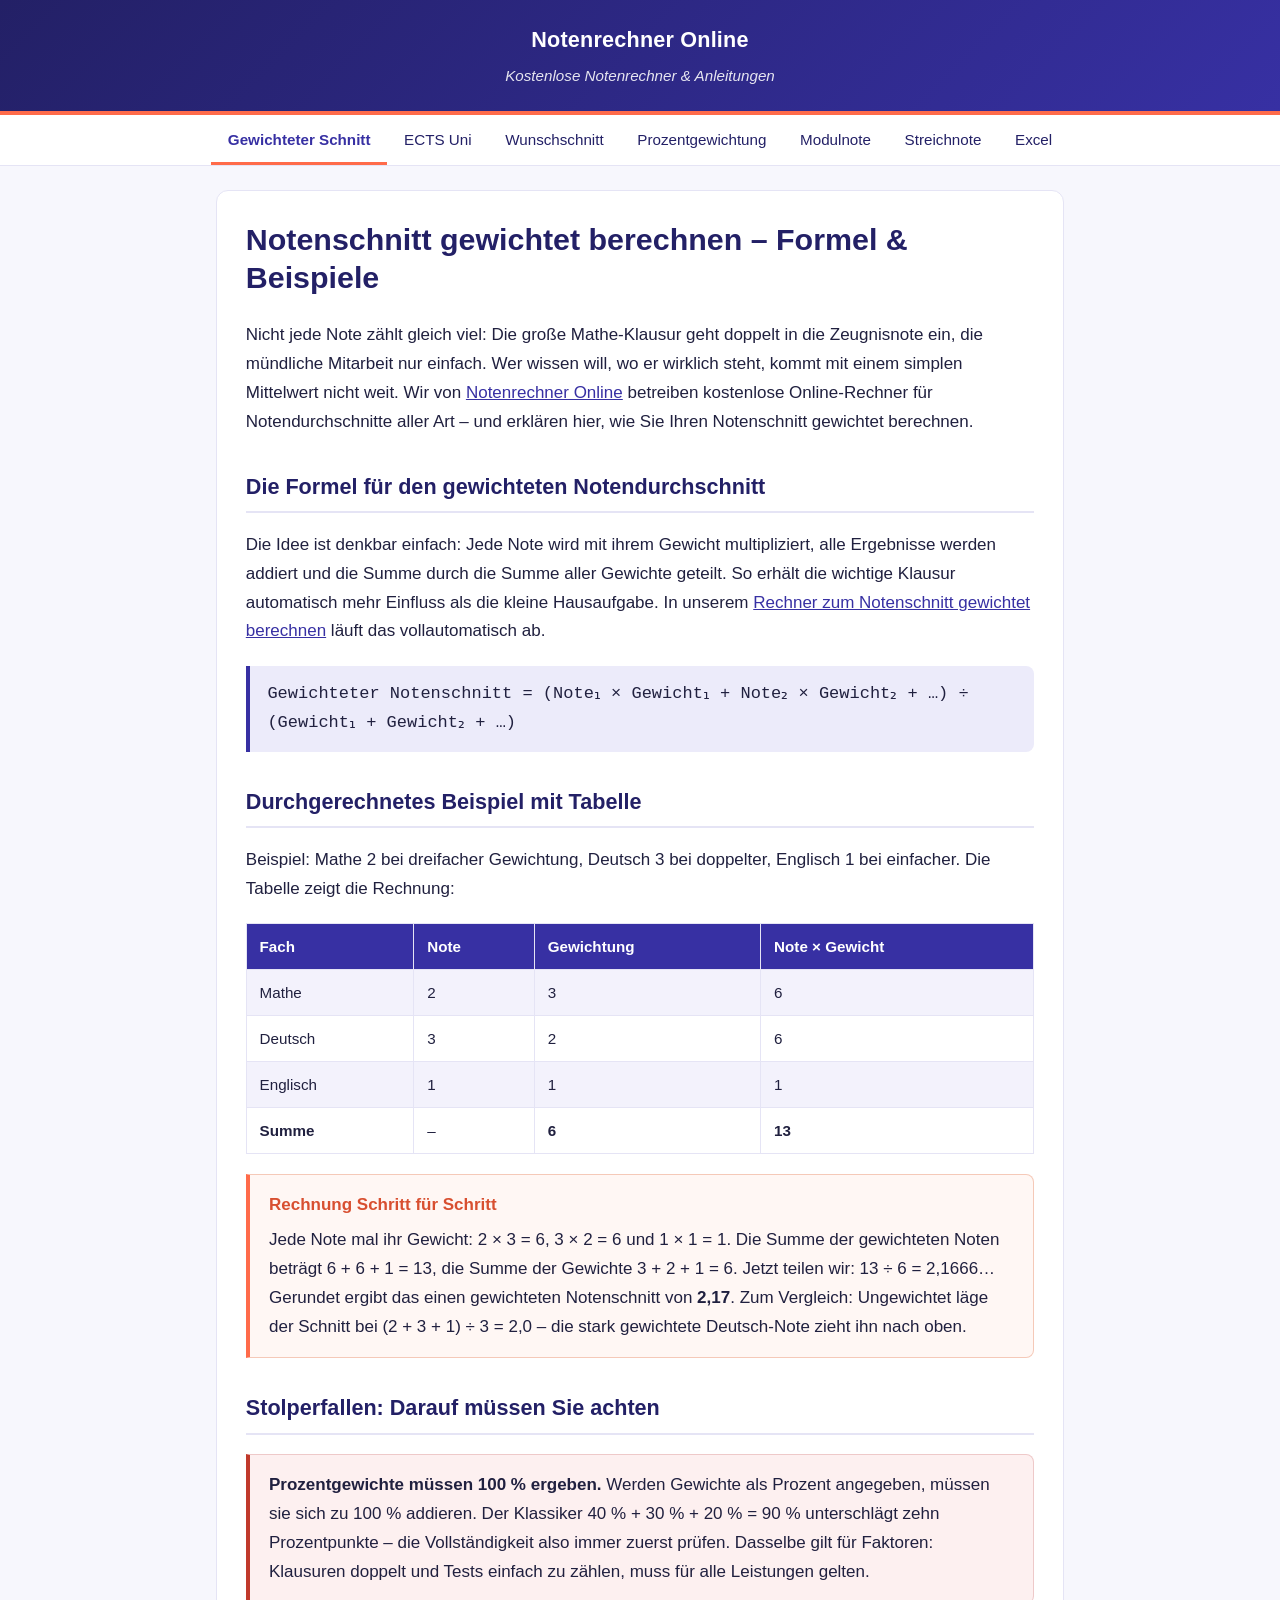
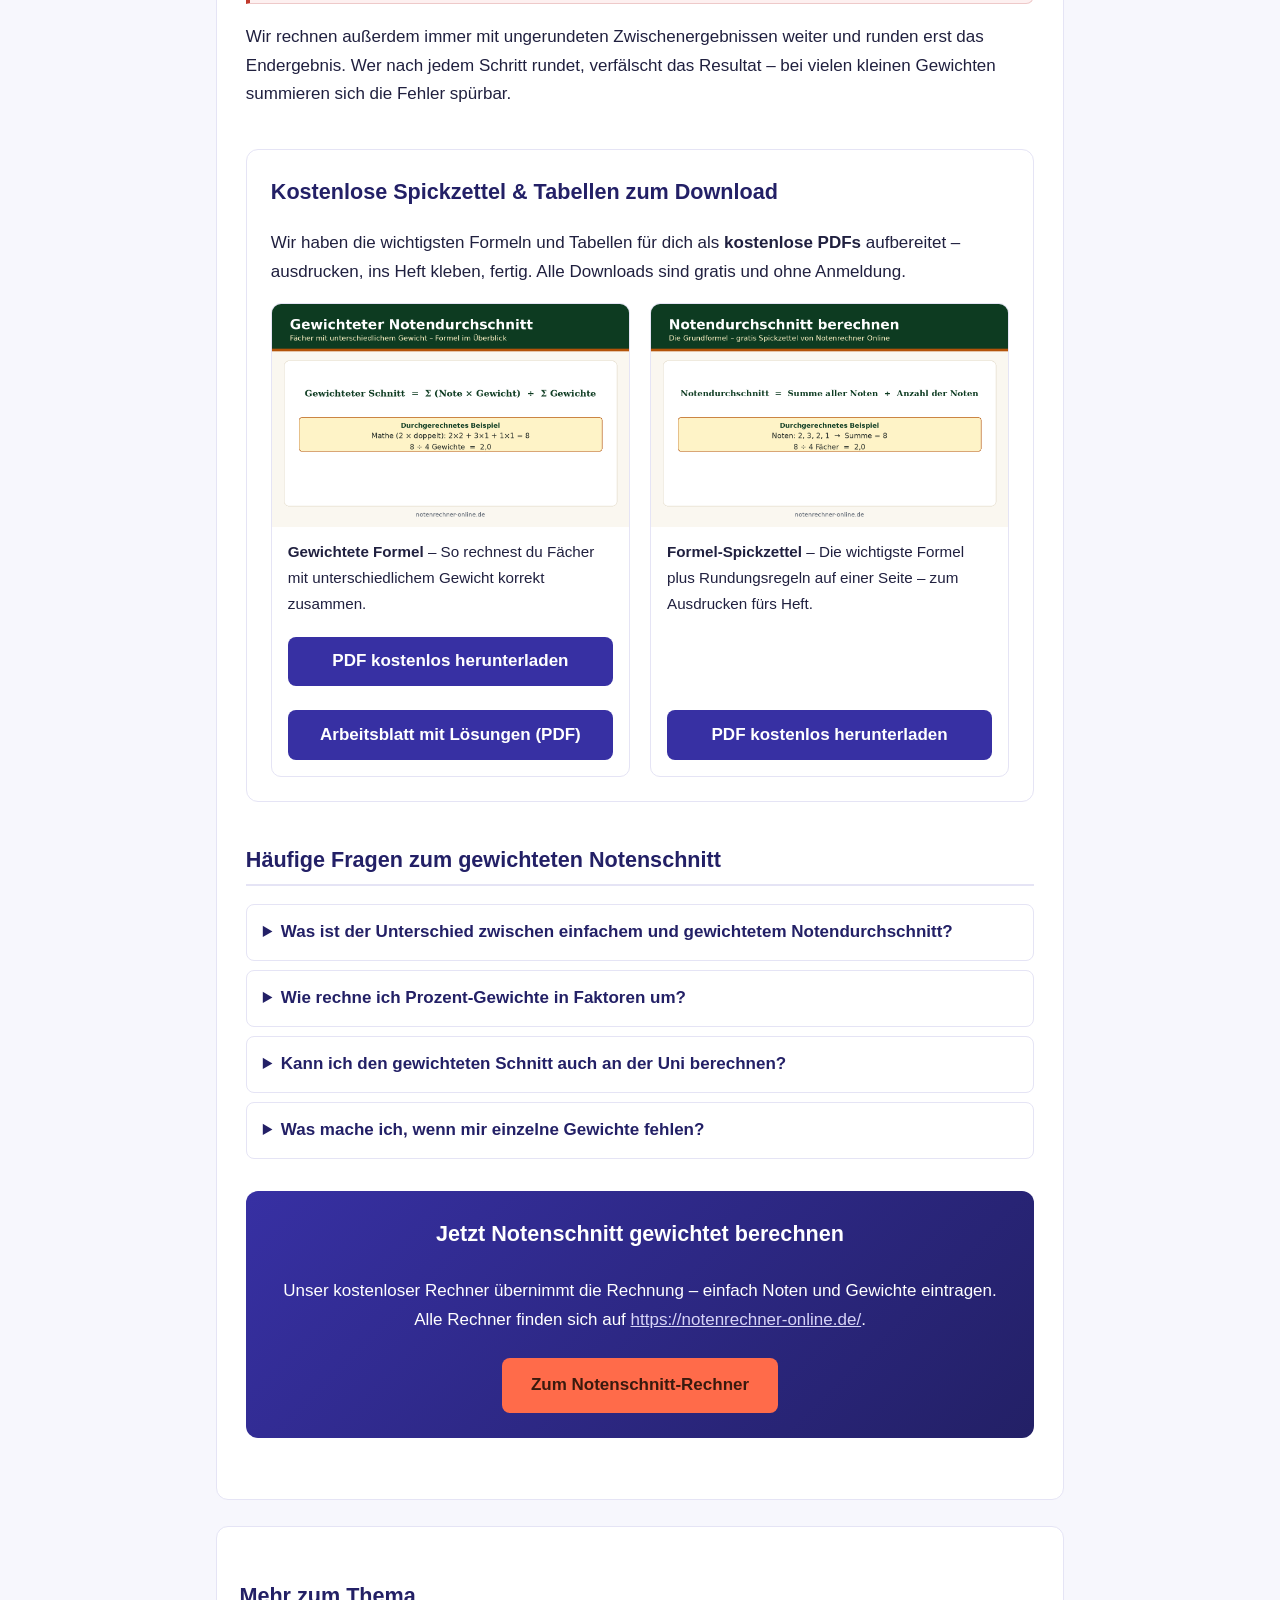
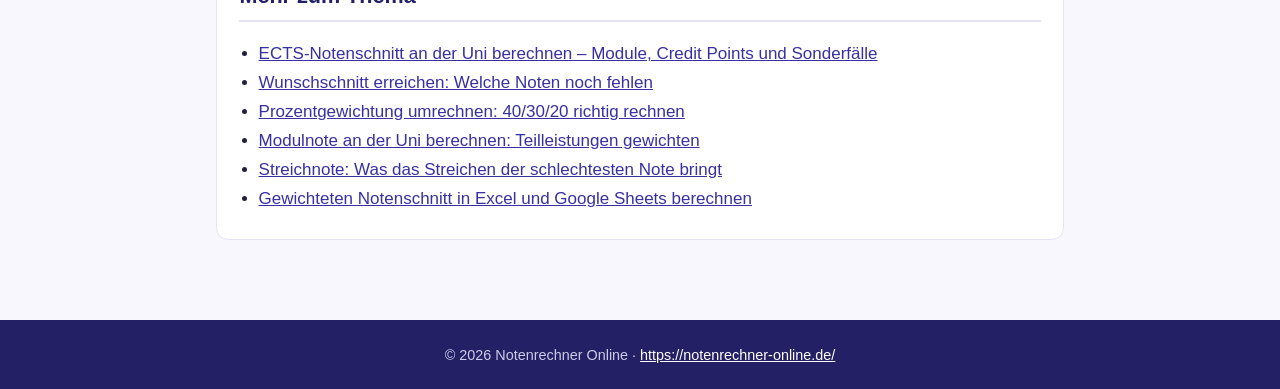
<file: index.html>
<!DOCTYPE html>
<html lang="de">
<head>
<meta charset="UTF-8">
<meta name="viewport" content="width=device-width, initial-scale=1.0">
<title>Notenschnitt gewichtet berechnen – Formel &amp; Beispiele</title>
<meta name="description" content="Notenschnitt gewichtet berechnen: Formel, Beispiel mit Rechnung und Stolperfallen. Wir zeigen, wie Gewichtung funktioniert – von Notenrechner Online.">
<link rel="stylesheet" href="style.css">
</head>
<body>
<header class="site">
  <div class="brand">Notenrechner Online</div>
  <div class="tagline">Kostenlose Notenrechner &amp; Anleitungen</div>
</header>
<nav class="top">
  <ul>
    <li><a href="index.html" class="active">Gewichteter Schnitt</a></li>
    <li><a href="ects-notenschnitt-uni.html">ECTS Uni</a></li>
    <li><a href="wunschschnitt-erreichen.html">Wunschschnitt</a></li>
    <li><a href="prozent-gewichtung-umrechnen.html">Prozentgewichtung</a></li>
    <li><a href="modulnote-berechnen.html">Modulnote</a></li>
    <li><a href="streichnote-effekt.html">Streichnote</a></li>
    <li><a href="schnitt-in-excel.html">Excel</a></li>
  </ul>
</nav>
<main>
<article class="card">
<h1>Notenschnitt gewichtet berechnen – Formel &amp; Beispiele</h1>
<p>Nicht jede Note zählt gleich viel: Die große Mathe-Klausur geht doppelt in die Zeugnisnote ein, die mündliche Mitarbeit nur einfach. Wer wissen will, wo er wirklich steht, kommt mit einem simplen Mittelwert nicht weit. Wir von <a href="https://notenrechner-online.de/">Notenrechner Online</a> betreiben kostenlose Online-Rechner für Notendurchschnitte aller Art – und erklären hier, wie Sie Ihren Notenschnitt gewichtet berechnen.</p>

<h2>Die Formel für den gewichteten Notendurchschnitt</h2>
<p>Die Idee ist denkbar einfach: Jede Note wird mit ihrem Gewicht multipliziert, alle Ergebnisse werden addiert und die Summe durch die Summe aller Gewichte geteilt. So erhält die wichtige Klausur automatisch mehr Einfluss als die kleine Hausaufgabe. In unserem <a href="https://notenrechner-online.de/notendurchschnitt-berechnen/">Rechner zum Notenschnitt gewichtet berechnen</a> läuft das vollautomatisch ab.</p>
<div class="formula">Gewichteter Notenschnitt = (Note₁ × Gewicht₁ + Note₂ × Gewicht₂ + …) ÷ (Gewicht₁ + Gewicht₂ + …)</div>

<h2>Durchgerechnetes Beispiel mit Tabelle</h2>
<p>Beispiel: Mathe 2 bei dreifacher Gewichtung, Deutsch 3 bei doppelter, Englisch 1 bei einfacher. Die Tabelle zeigt die Rechnung:</p>
<table>
<tr><th>Fach</th><th>Note</th><th>Gewichtung</th><th>Note × Gewicht</th></tr>
<tr><td>Mathe</td><td>2</td><td>3</td><td>6</td></tr>
<tr><td>Deutsch</td><td>3</td><td>2</td><td>6</td></tr>
<tr><td>Englisch</td><td>1</td><td>1</td><td>1</td></tr>
<tr><td><strong>Summe</strong></td><td>–</td><td><strong>6</strong></td><td><strong>13</strong></td></tr>
</table>
<div class="example">
<strong class="t">Rechnung Schritt für Schritt</strong>
Jede Note mal ihr Gewicht: 2 × 3 = 6, 3 × 2 = 6 und 1 × 1 = 1. Die Summe der gewichteten Noten beträgt 6 + 6 + 1 = 13, die Summe der Gewichte 3 + 2 + 1 = 6. Jetzt teilen wir: 13 ÷ 6 = 2,1666… Gerundet ergibt das einen gewichteten Notenschnitt von <strong>2,17</strong>. Zum Vergleich: Ungewichtet läge der Schnitt bei (2 + 3 + 1) ÷ 3 = 2,0 – die stark gewichtete Deutsch-Note zieht ihn nach oben.
</div>

<h2>Stolperfallen: Darauf müssen Sie achten</h2>
<div class="warn">
<strong>Prozentgewichte müssen 100&nbsp;% ergeben.</strong> Werden Gewichte als Prozent angegeben, müssen sie sich zu 100&nbsp;% addieren. Der Klassiker 40&nbsp;% + 30&nbsp;% + 20&nbsp;% = 90&nbsp;% unterschlägt zehn Prozentpunkte – die Vollständigkeit also immer zuerst prüfen. Dasselbe gilt für Faktoren: Klausuren doppelt und Tests einfach zu zählen, muss für alle Leistungen gelten.
</div>
<p>Wir rechnen außerdem immer mit ungerundeten Zwischenergebnissen weiter und runden erst das Endergebnis. Wer nach jedem Schritt rundet, verfälscht das Resultat – bei vielen kleinen Gewichten summieren sich die Fehler spürbar.</p>

<section class="ressourcen" aria-label="Kostenlose Downloads">
<h2>Kostenlose Spickzettel &amp; Tabellen zum Download</h2>
<p>Wir haben die wichtigsten Formeln und Tabellen f&uuml;r dich als <strong>kostenlose PDFs</strong> aufbereitet &ndash; ausdrucken, ins Heft kleben, fertig. Alle Downloads sind gratis und ohne Anmeldung.</p>
<div class="resource-grid">
<figure class="resource">
<a href="assets/notendurchschnitt-formel-spickzettel.pdf" download><img src="assets/gewichteter-notendurchschnitt-formel.png" alt="Formel für den gewichteten Notendurchschnitt: Summe aus Note mal Gewicht geteilt durch die Summe der Gewichte, mit Beispiel" loading="lazy" width="1200" height="750"></a>
<figcaption><strong>Gewichtete Formel</strong> &ndash; So rechnest du Fächer mit unterschiedlichem Gewicht korrekt zusammen.</figcaption>
<a class="download-btn" href="assets/notendurchschnitt-formel-spickzettel.pdf" download>PDF kostenlos herunterladen</a>
<a class="download-btn" href="assets/arbeitsblatt-notenschnitt-berechnen.pdf" download>Arbeitsblatt mit L&ouml;sungen (PDF)</a>
</figure>
<figure class="resource">
<a href="assets/notendurchschnitt-formel-spickzettel.pdf" download><img src="assets/notendurchschnitt-formel-berechnen.png" alt="Formel zur Berechnung des Notendurchschnitts: Summe aller Noten geteilt durch die Anzahl der Noten, mit durchgerechnetem Beispiel" loading="lazy" width="1200" height="750"></a>
<figcaption><strong>Formel-Spickzettel</strong> &ndash; Die wichtigste Formel plus Rundungsregeln auf einer Seite &ndash; zum Ausdrucken fürs Heft.</figcaption>
<a class="download-btn" href="assets/notendurchschnitt-formel-spickzettel.pdf" download>PDF kostenlos herunterladen</a>
</figure>
</div>
</section>

<h2>Häufige Fragen zum gewichteten Notenschnitt</h2>
<div class="faq">
<details>
<summary>Was ist der Unterschied zwischen einfachem und gewichtetem Notendurchschnitt?</summary>
<div><p>Beim einfachen Durchschnitt zählen alle Noten gleich stark. Beim gewichteten bekommt jede Note ein Gewicht: Klausuren zählen mehrfach, Hausaufgaben nur einfach. Das Ergebnis spiegelt die tatsächliche Bewertungsstruktur wider.</p></div>
</details>
<details>
<summary>Wie rechne ich Prozent-Gewichte in Faktoren um?</summary>
<div><p>Die Prozentzahl durch 100 teilen und mit dem Dezimalwert rechnen – 40&nbsp;% werden zu 0,4. Oder die Verhältnisse kürzen, etwa 40&nbsp;:&nbsp;20&nbsp;:&nbsp;10 zu 4&nbsp;:&nbsp;2&nbsp;:&nbsp;1. Wichtig ist nur, dass die Verhältnisse stimmen und die Summe 100 ergibt.</p></div>
</details>
<details>
<summary>Kann ich den gewichteten Schnitt auch an der Uni berechnen?</summary>
<div><p>Ja, das Prinzip ist identisch: An der Uni übernehmen die ECTS-Punkte die Rolle der Gewichte – ein 9-ECTS-Modul zählt dreimal so stark wie eines mit 3 ECTS. Details finden Sie auf unserer Seite zum <a href="ects-notenschnitt-uni.html">ECTS-Notenschnitt an der Uni</a>.</p></div>
</details>
<details>
<summary>Was mache ich, wenn mir einzelne Gewichte fehlen?</summary>
<div><p>Die Lehrkraft oder die Schulordnung nennt die verbindlichen Gewichtungen. Faustregel: schriftliche Leistungen doppelt, mündliche einfach.</p></div>
</details>
</div>

<div class="cta">
<h2>Jetzt Notenschnitt gewichtet berechnen</h2>
<p>Unser kostenloser Rechner übernimmt die Rechnung – einfach Noten und Gewichte eintragen. Alle Rechner finden sich auf <a class="alt" href="https://notenrechner-online.de/">https://notenrechner-online.de/</a>.</p>
<a class="btn" href="https://notenrechner-online.de/notendurchschnitt-berechnen/">Zum Notenschnitt-Rechner</a>
</div>
</article>

<section class="more">
<h2>Mehr zum Thema</h2>
<ul>
<li><a href="ects-notenschnitt-uni.html">ECTS-Notenschnitt an der Uni berechnen – Module, Credit Points und Sonderfälle</a></li>
<li><a href="wunschschnitt-erreichen.html">Wunschschnitt erreichen: Welche Noten noch fehlen</a></li>
<li><a href="prozent-gewichtung-umrechnen.html">Prozentgewichtung umrechnen: 40/30/20 richtig rechnen</a></li>
<li><a href="modulnote-berechnen.html">Modulnote an der Uni berechnen: Teilleistungen gewichten</a></li>
<li><a href="streichnote-effekt.html">Streichnote: Was das Streichen der schlechtesten Note bringt</a></li>
<li><a href="schnitt-in-excel.html">Gewichteten Notenschnitt in Excel und Google Sheets berechnen</a></li>
</ul>
</section>
</main>
<footer class="site">
© 2026 Notenrechner Online · <a href="https://notenrechner-online.de/">https://notenrechner-online.de/</a>
</footer>
</body>
</html>
</file>
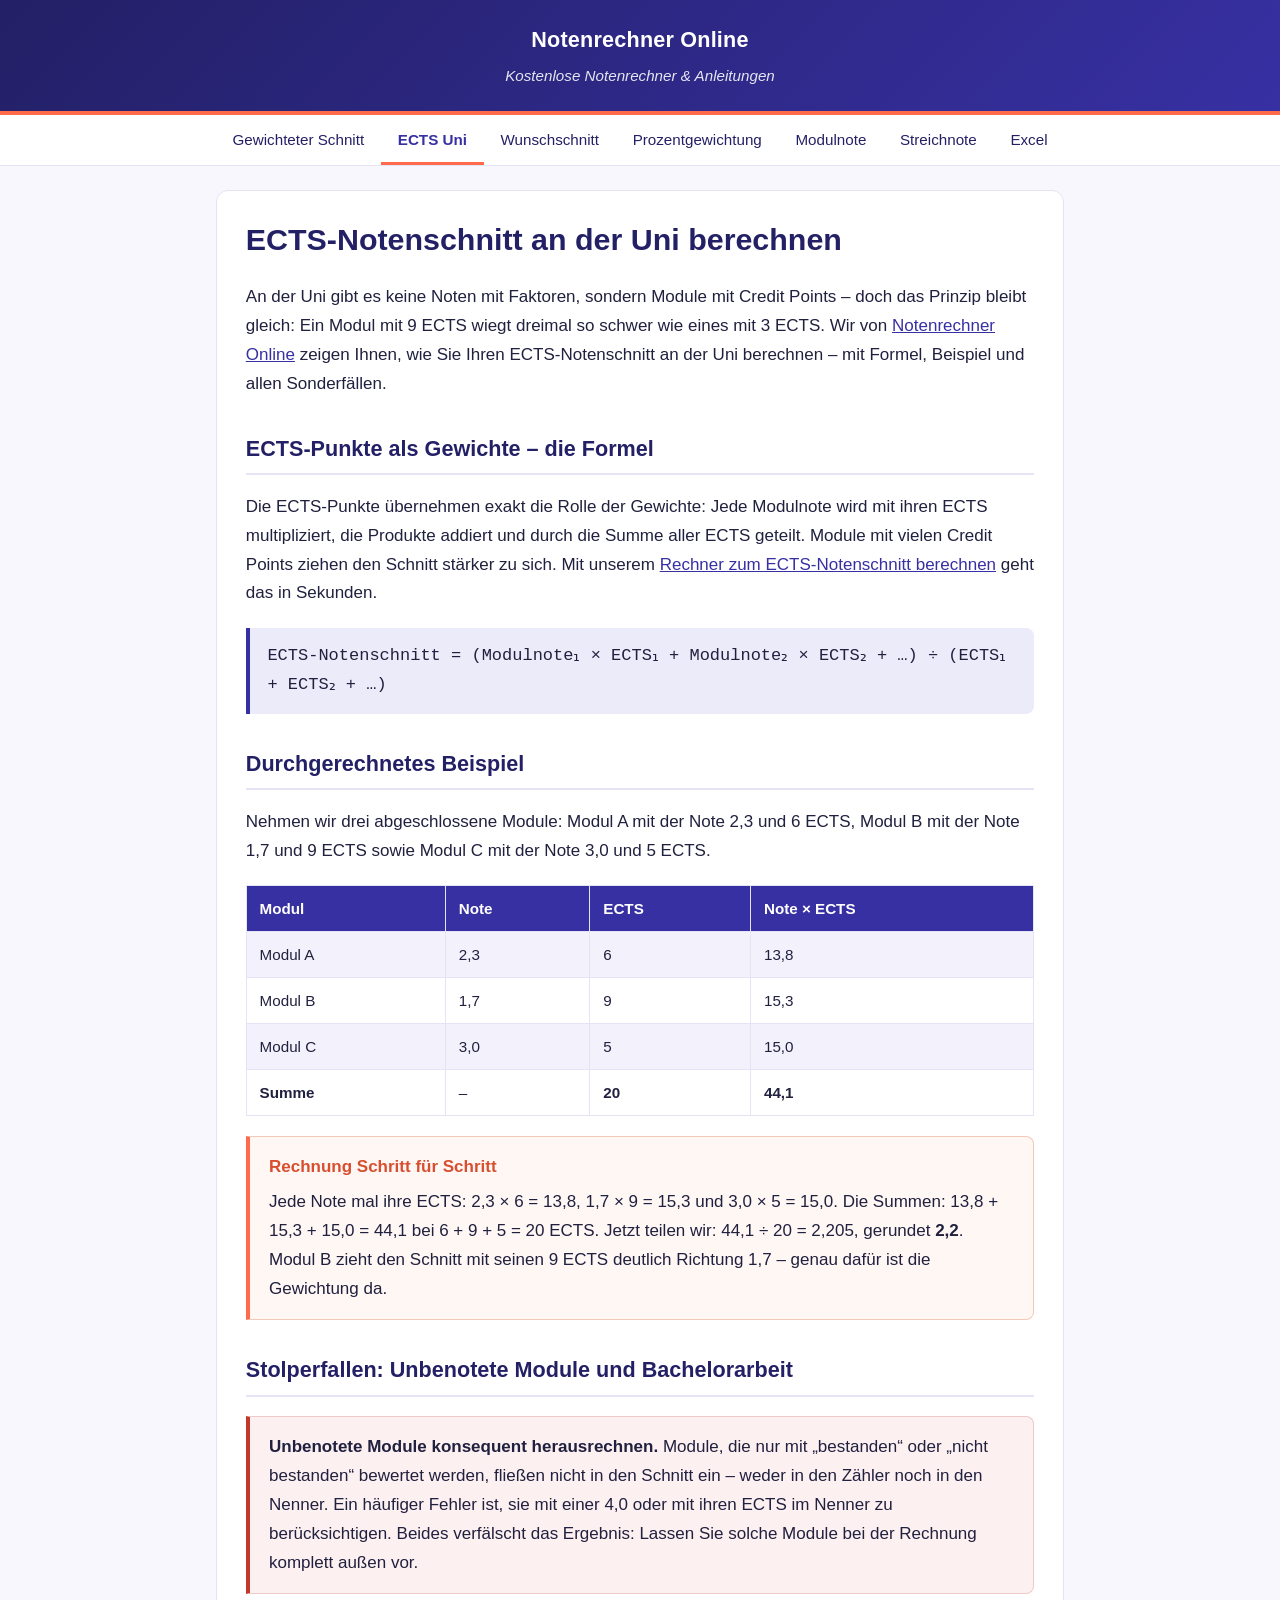
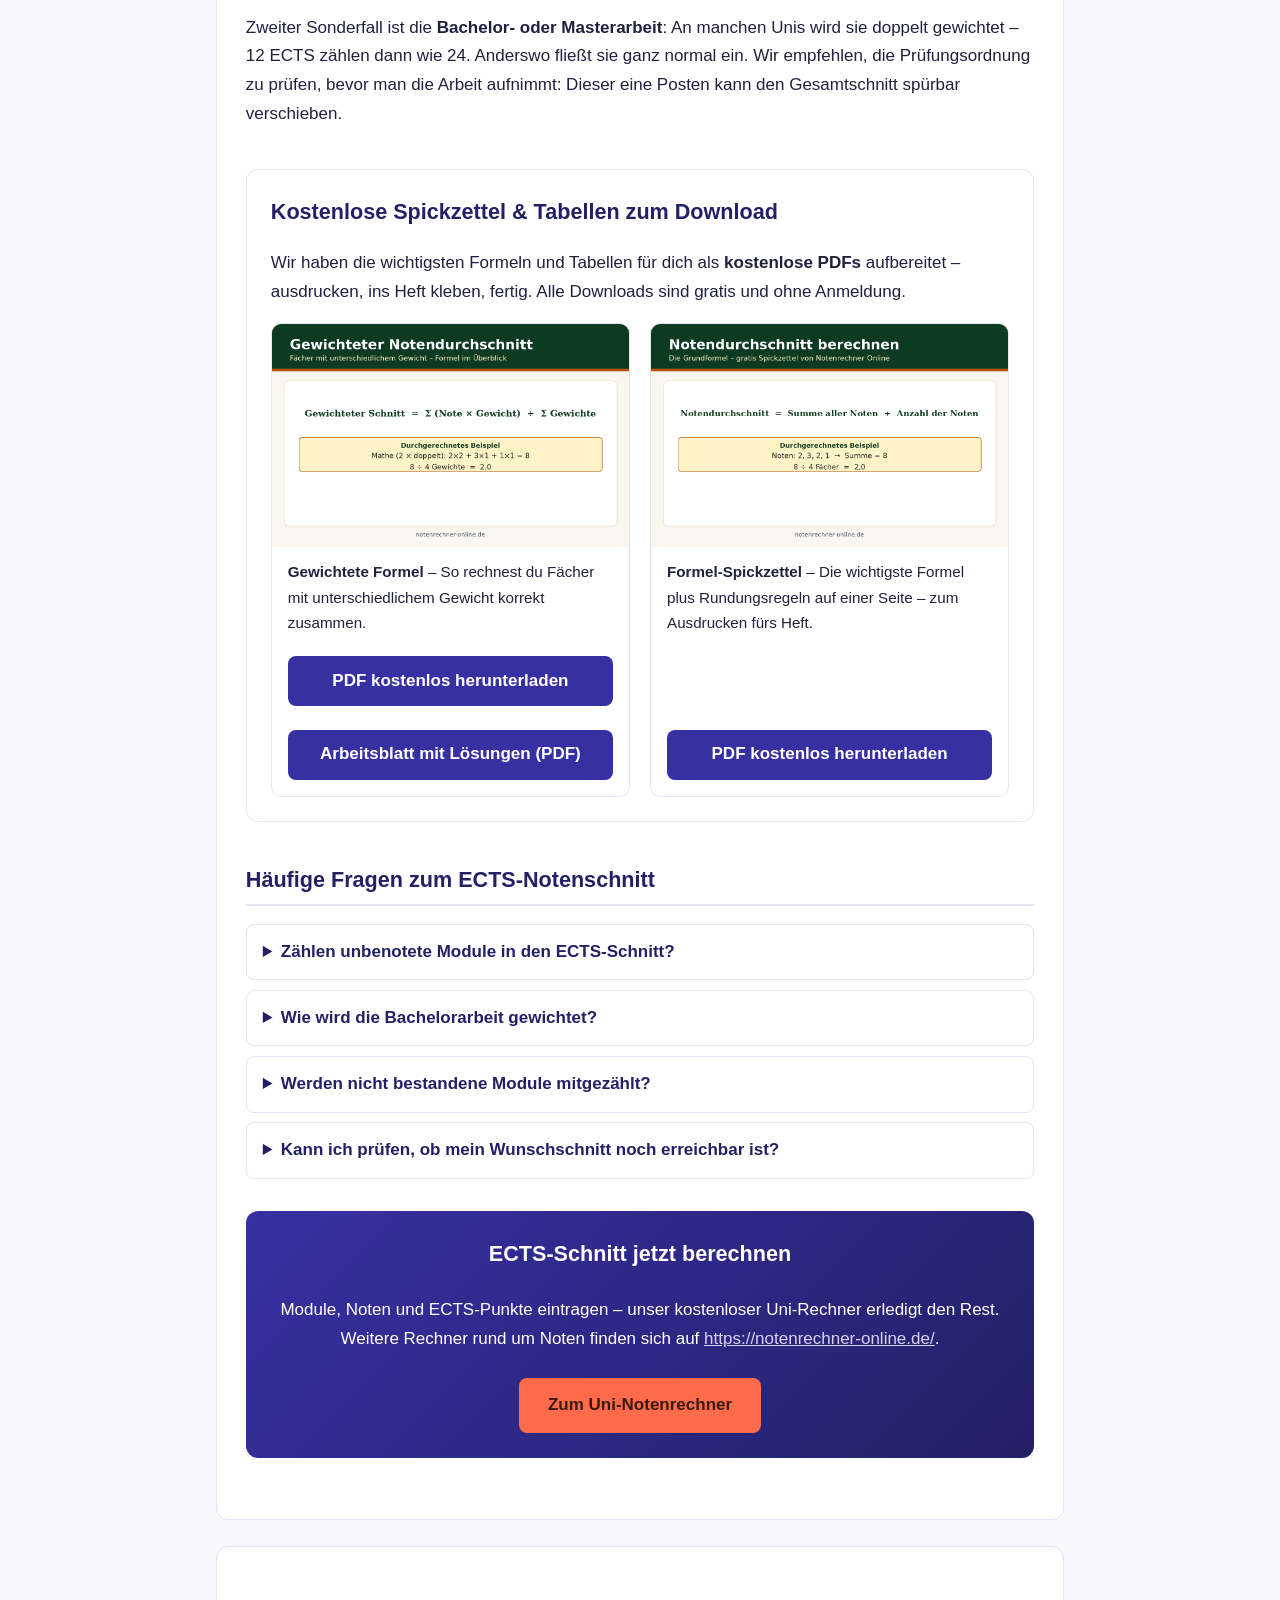
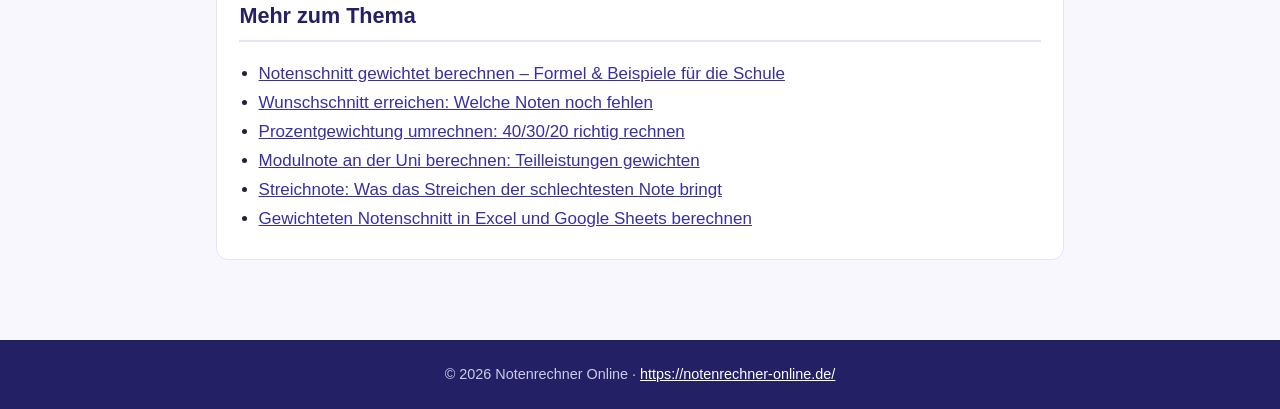
<file: ects-notenschnitt-uni.html>
<!DOCTYPE html>
<html lang="de">
<head>
<meta charset="UTF-8">
<meta name="viewport" content="width=device-width, initial-scale=1.0">
<title>ECTS-Notenschnitt an der Uni berechnen – So geht's</title>
<meta name="description" content="ECTS-Notenschnitt an der Uni berechnen: ECTS als Gewichte nutzen, Beispiel mit Rechnung und Sonderfälle wie unbenotete Module. Von Notenrechner Online.">
<link rel="stylesheet" href="style.css">
</head>
<body>
<header class="site">
  <div class="brand">Notenrechner Online</div>
  <div class="tagline">Kostenlose Notenrechner &amp; Anleitungen</div>
</header>
<nav class="top">
  <ul>
    <li><a href="index.html">Gewichteter Schnitt</a></li>
    <li><a href="ects-notenschnitt-uni.html" class="active">ECTS Uni</a></li>
    <li><a href="wunschschnitt-erreichen.html">Wunschschnitt</a></li>
    <li><a href="prozent-gewichtung-umrechnen.html">Prozentgewichtung</a></li>
    <li><a href="modulnote-berechnen.html">Modulnote</a></li>
    <li><a href="streichnote-effekt.html">Streichnote</a></li>
    <li><a href="schnitt-in-excel.html">Excel</a></li>
  </ul>
</nav>
<main>
<article class="card">
<h1>ECTS-Notenschnitt an der Uni berechnen</h1>
<p>An der Uni gibt es keine Noten mit Faktoren, sondern Module mit Credit Points – doch das Prinzip bleibt gleich: Ein Modul mit 9 ECTS wiegt dreimal so schwer wie eines mit 3 ECTS. Wir von <a href="https://notenrechner-online.de/">Notenrechner Online</a> zeigen Ihnen, wie Sie Ihren ECTS-Notenschnitt an der Uni berechnen – mit Formel, Beispiel und allen Sonderfällen.</p>

<h2>ECTS-Punkte als Gewichte – die Formel</h2>
<p>Die ECTS-Punkte übernehmen exakt die Rolle der Gewichte: Jede Modulnote wird mit ihren ECTS multipliziert, die Produkte addiert und durch die Summe aller ECTS geteilt. Module mit vielen Credit Points ziehen den Schnitt stärker zu sich. Mit unserem <a href="https://notenrechner-online.de/notenrechner-uni/">Rechner zum ECTS-Notenschnitt berechnen</a> geht das in Sekunden.</p>
<div class="formula">ECTS-Notenschnitt = (Modulnote₁ × ECTS₁ + Modulnote₂ × ECTS₂ + …) ÷ (ECTS₁ + ECTS₂ + …)</div>

<h2>Durchgerechnetes Beispiel</h2>
<p>Nehmen wir drei abgeschlossene Module: Modul A mit der Note 2,3 und 6 ECTS, Modul B mit der Note 1,7 und 9 ECTS sowie Modul C mit der Note 3,0 und 5 ECTS.</p>
<table>
<tr><th>Modul</th><th>Note</th><th>ECTS</th><th>Note × ECTS</th></tr>
<tr><td>Modul A</td><td>2,3</td><td>6</td><td>13,8</td></tr>
<tr><td>Modul B</td><td>1,7</td><td>9</td><td>15,3</td></tr>
<tr><td>Modul C</td><td>3,0</td><td>5</td><td>15,0</td></tr>
<tr><td><strong>Summe</strong></td><td>–</td><td><strong>20</strong></td><td><strong>44,1</strong></td></tr>
</table>
<div class="example">
<strong class="t">Rechnung Schritt für Schritt</strong>
Jede Note mal ihre ECTS: 2,3 × 6 = 13,8, 1,7 × 9 = 15,3 und 3,0 × 5 = 15,0. Die Summen: 13,8 + 15,3 + 15,0 = 44,1 bei 6 + 9 + 5 = 20 ECTS. Jetzt teilen wir: 44,1 ÷ 20 = 2,205, gerundet <strong>2,2</strong>. Modul B zieht den Schnitt mit seinen 9 ECTS deutlich Richtung 1,7 – genau dafür ist die Gewichtung da.
</div>

<h2>Stolperfallen: Unbenotete Module und Bachelorarbeit</h2>
<div class="warn">
<strong>Unbenotete Module konsequent herausrechnen.</strong> Module, die nur mit „bestanden“ oder „nicht bestanden“ bewertet werden, fließen nicht in den Schnitt ein – weder in den Zähler noch in den Nenner. Ein häufiger Fehler ist, sie mit einer 4,0 oder mit ihren ECTS im Nenner zu berücksichtigen. Beides verfälscht das Ergebnis: Lassen Sie solche Module bei der Rechnung komplett außen vor.
</div>
<p>Zweiter Sonderfall ist die <strong>Bachelor- oder Masterarbeit</strong>: An manchen Unis wird sie doppelt gewichtet – 12 ECTS zählen dann wie 24. Anderswo fließt sie ganz normal ein. Wir empfehlen, die Prüfungsordnung zu prüfen, bevor man die Arbeit aufnimmt: Dieser eine Posten kann den Gesamtschnitt spürbar verschieben.</p>

<section class="ressourcen" aria-label="Kostenlose Downloads">
<h2>Kostenlose Spickzettel &amp; Tabellen zum Download</h2>
<p>Wir haben die wichtigsten Formeln und Tabellen f&uuml;r dich als <strong>kostenlose PDFs</strong> aufbereitet &ndash; ausdrucken, ins Heft kleben, fertig. Alle Downloads sind gratis und ohne Anmeldung.</p>
<div class="resource-grid">
<figure class="resource">
<a href="assets/notendurchschnitt-formel-spickzettel.pdf" download><img src="assets/gewichteter-notendurchschnitt-formel.png" alt="Formel für den gewichteten Notendurchschnitt: Summe aus Note mal Gewicht geteilt durch die Summe der Gewichte, mit Beispiel" loading="lazy" width="1200" height="750"></a>
<figcaption><strong>Gewichtete Formel</strong> &ndash; So rechnest du Fächer mit unterschiedlichem Gewicht korrekt zusammen.</figcaption>
<a class="download-btn" href="assets/notendurchschnitt-formel-spickzettel.pdf" download>PDF kostenlos herunterladen</a>
<a class="download-btn" href="assets/arbeitsblatt-notenschnitt-berechnen.pdf" download>Arbeitsblatt mit L&ouml;sungen (PDF)</a>
</figure>
<figure class="resource">
<a href="assets/notendurchschnitt-formel-spickzettel.pdf" download><img src="assets/notendurchschnitt-formel-berechnen.png" alt="Formel zur Berechnung des Notendurchschnitts: Summe aller Noten geteilt durch die Anzahl der Noten, mit durchgerechnetem Beispiel" loading="lazy" width="1200" height="750"></a>
<figcaption><strong>Formel-Spickzettel</strong> &ndash; Die wichtigste Formel plus Rundungsregeln auf einer Seite &ndash; zum Ausdrucken fürs Heft.</figcaption>
<a class="download-btn" href="assets/notendurchschnitt-formel-spickzettel.pdf" download>PDF kostenlos herunterladen</a>
</figure>
</div>
</section>

<h2>Häufige Fragen zum ECTS-Notenschnitt</h2>
<div class="faq">
<details>
<summary>Zählen unbenotete Module in den ECTS-Schnitt?</summary>
<div><p>Nein. Module ohne Note – etwa Praktika oder Sprachkurse mit „bestanden“ – werden vollständig aus der Rechnung herausgenommen. Sie erhöhen weder den Zähler noch den Nenner. Nur benotete Module mit ECTS-Punkten zählen.</p></div>
</details>
<details>
<summary>Wie wird die Bachelorarbeit gewichtet?</summary>
<div><p>Das regelt die Prüfungsordnung: Meist fließt die Arbeit einfach mit ihren ECTS ein, an manchen Unis doppelt – 12 ECTS zählen dann wie 24. Ein Blick in die Ordnung des eigenen Studiengangs schafft Klarheit, bevor man rechnet.</p></div>
</details>
<details>
<summary>Werden nicht bestandene Module mitgezählt?</summary>
<div><p>Nur bestandene Module fließen ein. Ein nicht bestandenes Modul taucht erst nach erfolgreicher Wiederholung in der Rechnung auf – je nach Ordnung mit der neuen oder der schlechteren Note.</p></div>
</details>
<details>
<summary>Kann ich prüfen, ob mein Wunschschnitt noch erreichbar ist?</summary>
<div><p>Ja, mit einer Rückwärtsrechnung: Aus dem aktuellen Schnitt, den bereits erbrachten ECTS und den noch offenen ECTS lässt sich berechnen, welche Noten noch gebraucht werden. Wie das geht, erklären wir auf unserer Seite <a href="wunschschnitt-erreichen.html">Wunschschnitt erreichen</a>.</p></div>
</details>
</div>

<div class="cta">
<h2>ECTS-Schnitt jetzt berechnen</h2>
<p>Module, Noten und ECTS-Punkte eintragen – unser kostenloser Uni-Rechner erledigt den Rest. Weitere Rechner rund um Noten finden sich auf <a class="alt" href="https://notenrechner-online.de/">https://notenrechner-online.de/</a>.</p>
<a class="btn" href="https://notenrechner-online.de/notenrechner-uni/">Zum Uni-Notenrechner</a>
</div>
</article>

<section class="more">
<h2>Mehr zum Thema</h2>
<ul>
<li><a href="index.html">Notenschnitt gewichtet berechnen – Formel &amp; Beispiele für die Schule</a></li>
<li><a href="wunschschnitt-erreichen.html">Wunschschnitt erreichen: Welche Noten noch fehlen</a></li>
<li><a href="prozent-gewichtung-umrechnen.html">Prozentgewichtung umrechnen: 40/30/20 richtig rechnen</a></li>
<li><a href="modulnote-berechnen.html">Modulnote an der Uni berechnen: Teilleistungen gewichten</a></li>
<li><a href="streichnote-effekt.html">Streichnote: Was das Streichen der schlechtesten Note bringt</a></li>
<li><a href="schnitt-in-excel.html">Gewichteten Notenschnitt in Excel und Google Sheets berechnen</a></li>
</ul>
</section>
</main>
<footer class="site">
© 2026 Notenrechner Online · <a href="https://notenrechner-online.de/">https://notenrechner-online.de/</a>
</footer>
</body>
</html>
</file>
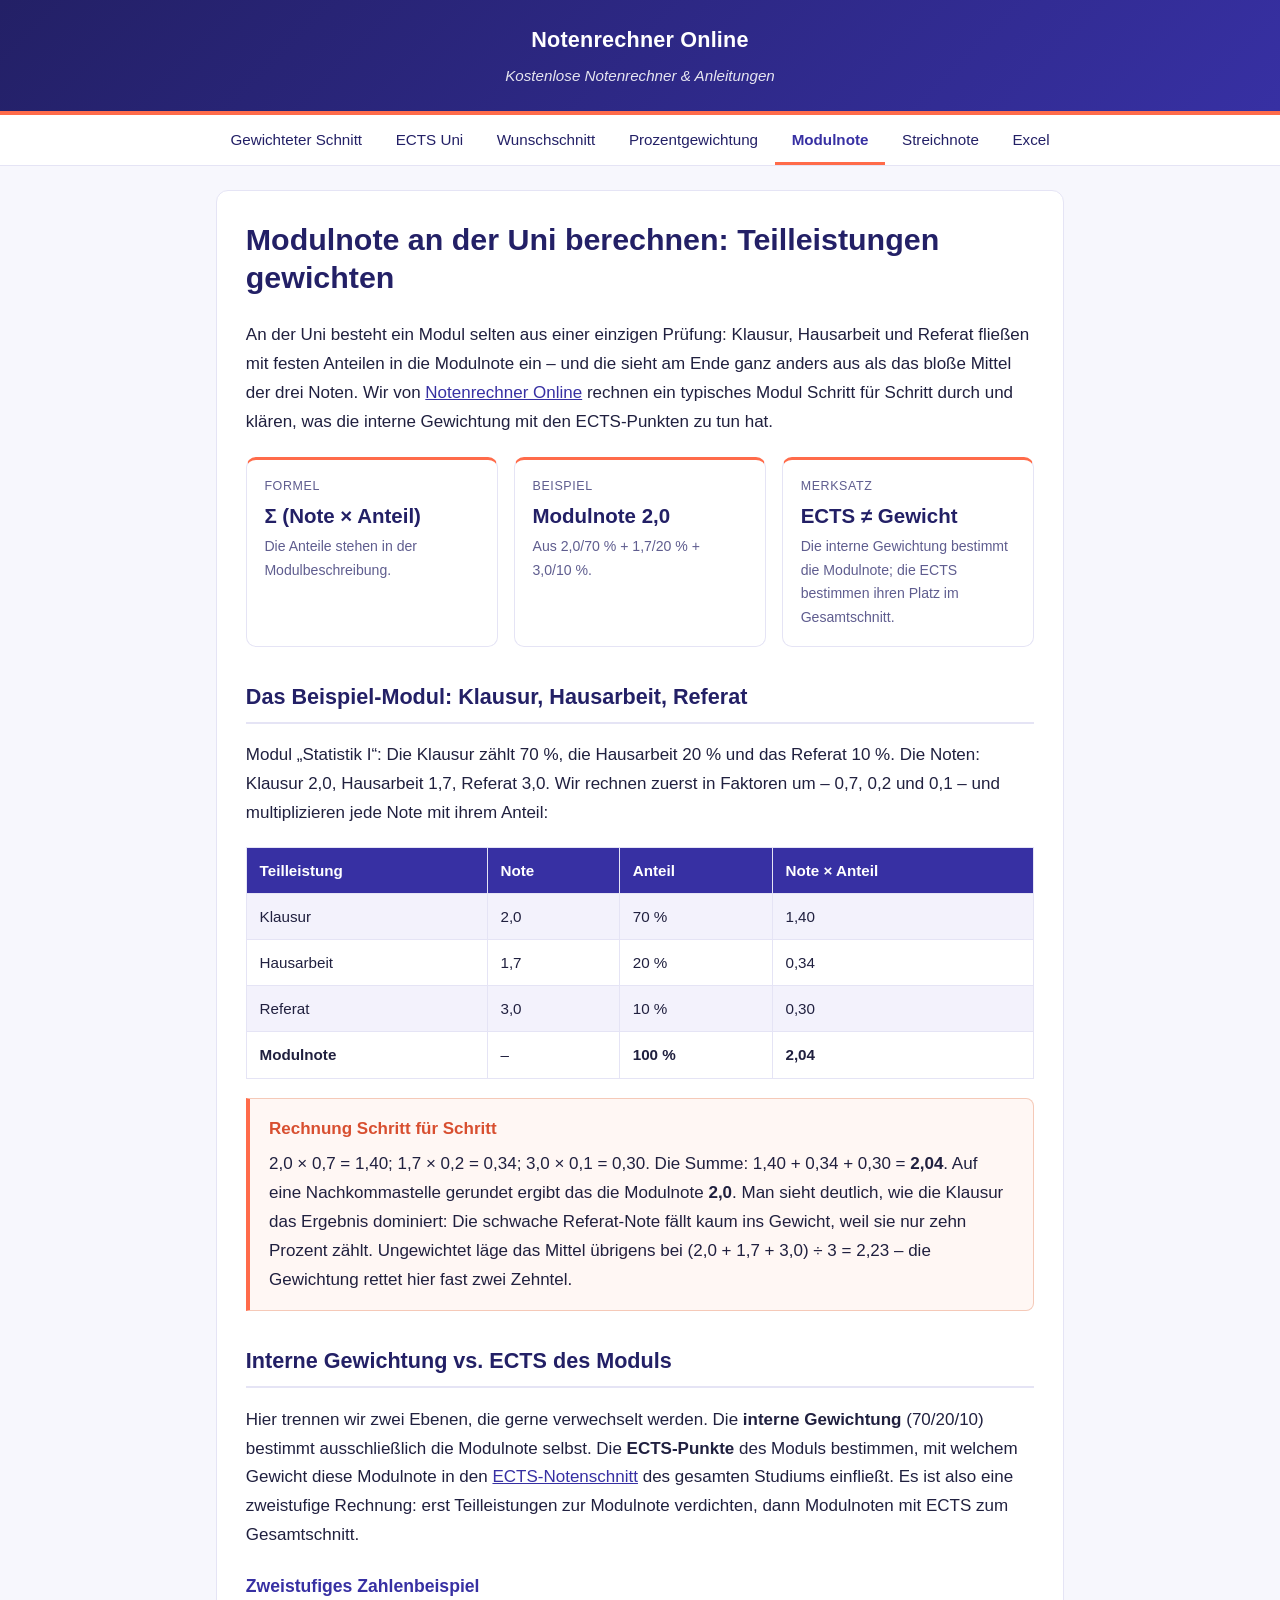
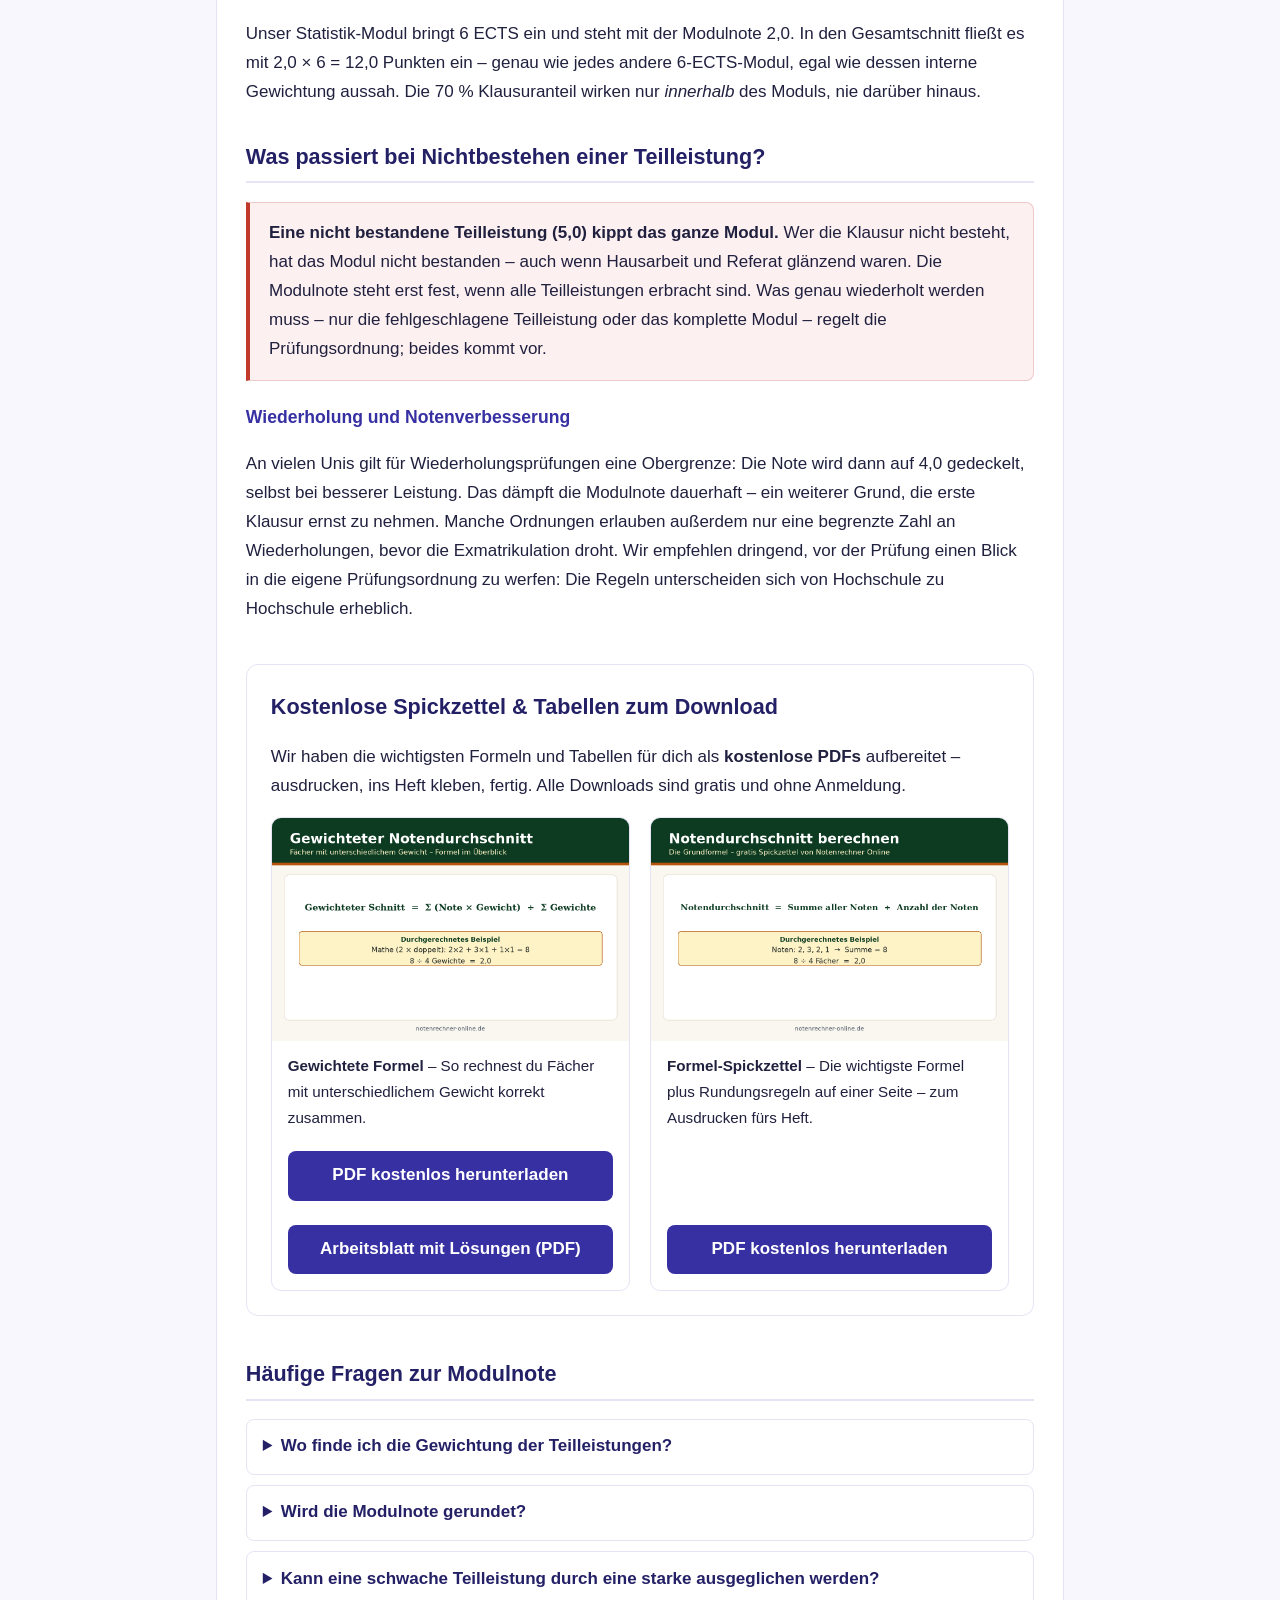
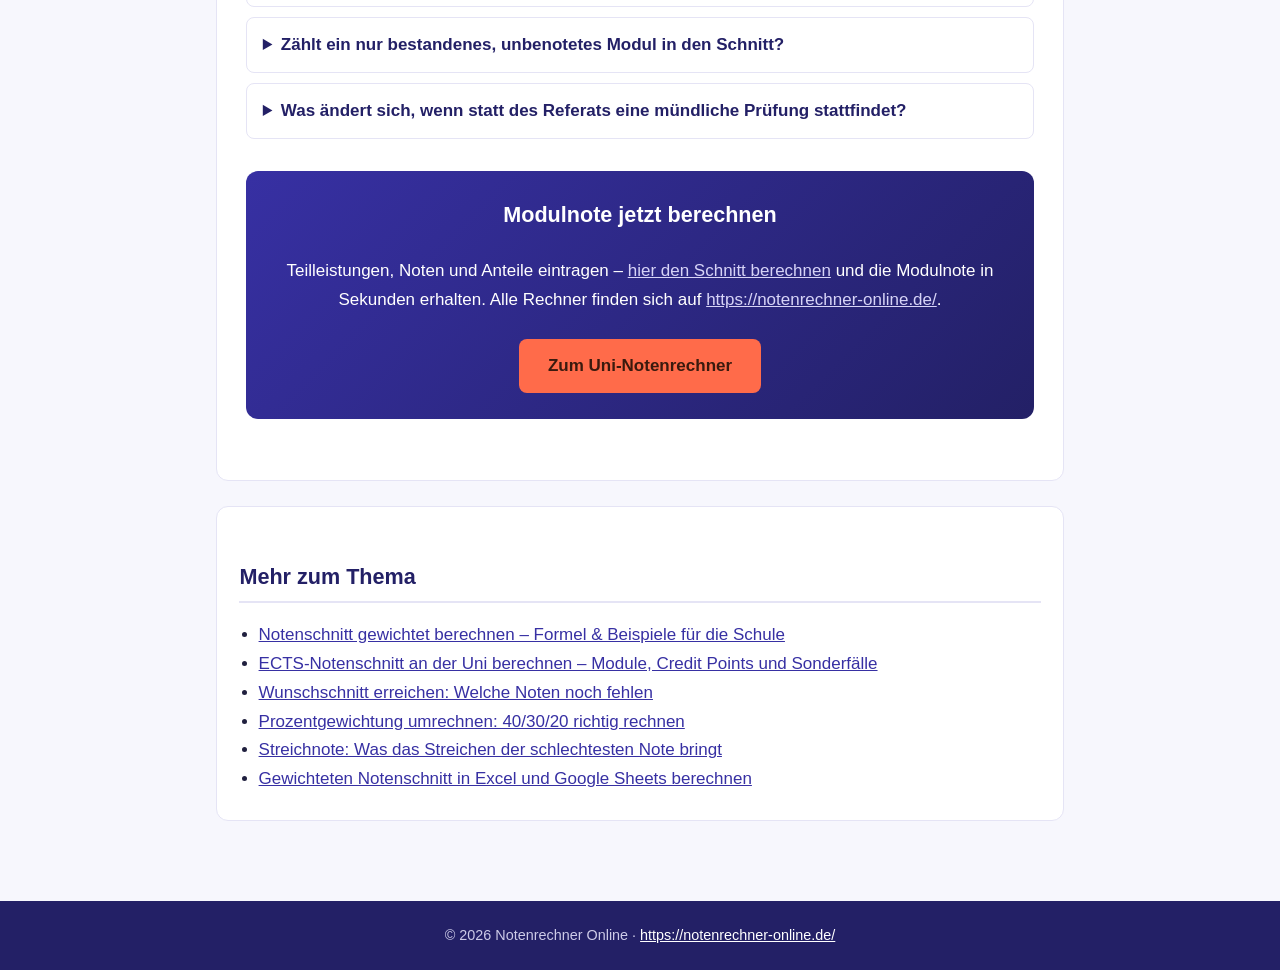
<file: modulnote-berechnen.html>
<!DOCTYPE html>
<html lang="de">
<head>
<meta charset="UTF-8">
<meta name="viewport" content="width=device-width, initial-scale=1.0">
<title>Modulnote an der Uni berechnen – Teilleistungen gewichten</title>
<meta name="description" content="Modulnote berechnen: Klausur, Hausarbeit und Referat richtig gewichten. Mit durchgerechnetem Beispiel, Unterschied zwischen interner Gewichtung und ECTS sowie FAQ – von Notenrechner Online.">
<link rel="stylesheet" href="style.css">
</head>
<body>
<header class="site">
  <div class="brand">Notenrechner Online</div>
  <div class="tagline">Kostenlose Notenrechner &amp; Anleitungen</div>
</header>
<nav class="top">
  <ul>
    <li><a href="index.html">Gewichteter Schnitt</a></li>
    <li><a href="ects-notenschnitt-uni.html">ECTS Uni</a></li>
    <li><a href="wunschschnitt-erreichen.html">Wunschschnitt</a></li>
    <li><a href="prozent-gewichtung-umrechnen.html">Prozentgewichtung</a></li>
    <li><a href="modulnote-berechnen.html" class="active">Modulnote</a></li>
    <li><a href="streichnote-effekt.html">Streichnote</a></li>
    <li><a href="schnitt-in-excel.html">Excel</a></li>
  </ul>
</nav>
<main>
<article class="card">
<h1>Modulnote an der Uni berechnen: Teilleistungen gewichten</h1>
<p>An der Uni besteht ein Modul selten aus einer einzigen Prüfung: Klausur, Hausarbeit und Referat fließen mit festen Anteilen in die Modulnote ein – und die sieht am Ende ganz anders aus als das bloße Mittel der drei Noten. Wir von <a href="https://notenrechner-online.de/">Notenrechner Online</a> rechnen ein typisches Modul Schritt für Schritt durch und klären, was die interne Gewichtung mit den ECTS-Punkten zu tun hat.</p>

<div class="statgrid">
  <div class="stat"><span class="k">Formel</span><span class="v">Σ (Note × Anteil)</span><span class="d">Die Anteile stehen in der Modulbeschreibung.</span></div>
  <div class="stat"><span class="k">Beispiel</span><span class="v">Modulnote 2,0</span><span class="d">Aus 2,0/70&nbsp;% + 1,7/20&nbsp;% + 3,0/10&nbsp;%.</span></div>
  <div class="stat"><span class="k">Merksatz</span><span class="v">ECTS ≠ Gewicht</span><span class="d">Die interne Gewichtung bestimmt die Modulnote; die ECTS bestimmen ihren Platz im Gesamtschnitt.</span></div>
</div>

<h2>Das Beispiel-Modul: Klausur, Hausarbeit, Referat</h2>
<p>Modul „Statistik I“: Die Klausur zählt 70&nbsp;%, die Hausarbeit 20&nbsp;% und das Referat 10&nbsp;%. Die Noten: Klausur 2,0, Hausarbeit 1,7, Referat 3,0. Wir rechnen zuerst in Faktoren um – 0,7, 0,2 und 0,1 – und multiplizieren jede Note mit ihrem Anteil:</p>
<table>
<tr><th>Teilleistung</th><th>Note</th><th>Anteil</th><th>Note × Anteil</th></tr>
<tr><td>Klausur</td><td>2,0</td><td>70&nbsp;%</td><td>1,40</td></tr>
<tr><td>Hausarbeit</td><td>1,7</td><td>20&nbsp;%</td><td>0,34</td></tr>
<tr><td>Referat</td><td>3,0</td><td>10&nbsp;%</td><td>0,30</td></tr>
<tr><td><strong>Modulnote</strong></td><td>–</td><td><strong>100&nbsp;%</strong></td><td><strong>2,04</strong></td></tr>
</table>
<div class="example">
<strong class="t">Rechnung Schritt für Schritt</strong>
2,0 × 0,7 = 1,40; 1,7 × 0,2 = 0,34; 3,0 × 0,1 = 0,30. Die Summe: 1,40 + 0,34 + 0,30 = <strong>2,04</strong>. Auf eine Nachkommastelle gerundet ergibt das die Modulnote <strong>2,0</strong>. Man sieht deutlich, wie die Klausur das Ergebnis dominiert: Die schwache Referat-Note fällt kaum ins Gewicht, weil sie nur zehn Prozent zählt. Ungewichtet läge das Mittel übrigens bei (2,0 + 1,7 + 3,0) ÷ 3 = 2,23 – die Gewichtung rettet hier fast zwei Zehntel.
</div>

<h2>Interne Gewichtung vs. ECTS des Moduls</h2>
<p>Hier trennen wir zwei Ebenen, die gerne verwechselt werden. Die <strong>interne Gewichtung</strong> (70/20/10) bestimmt ausschließlich die Modulnote selbst. Die <strong>ECTS-Punkte</strong> des Moduls bestimmen, mit welchem Gewicht diese Modulnote in den <a href="ects-notenschnitt-uni.html">ECTS-Notenschnitt</a> des gesamten Studiums einfließt. Es ist also eine zweistufige Rechnung: erst Teilleistungen zur Modulnote verdichten, dann Modulnoten mit ECTS zum Gesamtschnitt.</p>
<h3>Zweistufiges Zahlenbeispiel</h3>
<p>Unser Statistik-Modul bringt 6 ECTS ein und steht mit der Modulnote 2,0. In den Gesamtschnitt fließt es mit 2,0 × 6 = 12,0 Punkten ein – genau wie jedes andere 6-ECTS-Modul, egal wie dessen interne Gewichtung aussah. Die 70&nbsp;% Klausuranteil wirken nur <em>innerhalb</em> des Moduls, nie darüber hinaus.</p>

<h2>Was passiert bei Nichtbestehen einer Teilleistung?</h2>
<div class="warn">
<strong>Eine nicht bestandene Teilleistung (5,0) kippt das ganze Modul.</strong> Wer die Klausur nicht besteht, hat das Modul nicht bestanden – auch wenn Hausarbeit und Referat glänzend waren. Die Modulnote steht erst fest, wenn alle Teilleistungen erbracht sind. Was genau wiederholt werden muss – nur die fehlgeschlagene Teilleistung oder das komplette Modul – regelt die Prüfungsordnung; beides kommt vor.
</div>
<h3>Wiederholung und Notenverbesserung</h3>
<p>An vielen Unis gilt für Wiederholungsprüfungen eine Obergrenze: Die Note wird dann auf 4,0 gedeckelt, selbst bei besserer Leistung. Das dämpft die Modulnote dauerhaft – ein weiterer Grund, die erste Klausur ernst zu nehmen. Manche Ordnungen erlauben außerdem nur eine begrenzte Zahl an Wiederholungen, bevor die Exmatrikulation droht. Wir empfehlen dringend, vor der Prüfung einen Blick in die eigene Prüfungsordnung zu werfen: Die Regeln unterscheiden sich von Hochschule zu Hochschule erheblich.</p>

<section class="ressourcen" aria-label="Kostenlose Downloads">
<h2>Kostenlose Spickzettel &amp; Tabellen zum Download</h2>
<p>Wir haben die wichtigsten Formeln und Tabellen f&uuml;r dich als <strong>kostenlose PDFs</strong> aufbereitet &ndash; ausdrucken, ins Heft kleben, fertig. Alle Downloads sind gratis und ohne Anmeldung.</p>
<div class="resource-grid">
<figure class="resource">
<a href="assets/notendurchschnitt-formel-spickzettel.pdf" download><img src="assets/gewichteter-notendurchschnitt-formel.png" alt="Formel für den gewichteten Notendurchschnitt: Summe aus Note mal Gewicht geteilt durch die Summe der Gewichte, mit Beispiel" loading="lazy" width="1200" height="750"></a>
<figcaption><strong>Gewichtete Formel</strong> &ndash; So rechnest du Fächer mit unterschiedlichem Gewicht korrekt zusammen.</figcaption>
<a class="download-btn" href="assets/notendurchschnitt-formel-spickzettel.pdf" download>PDF kostenlos herunterladen</a>
<a class="download-btn" href="assets/arbeitsblatt-notenschnitt-berechnen.pdf" download>Arbeitsblatt mit L&ouml;sungen (PDF)</a>
</figure>
<figure class="resource">
<a href="assets/notendurchschnitt-formel-spickzettel.pdf" download><img src="assets/notendurchschnitt-formel-berechnen.png" alt="Formel zur Berechnung des Notendurchschnitts: Summe aller Noten geteilt durch die Anzahl der Noten, mit durchgerechnetem Beispiel" loading="lazy" width="1200" height="750"></a>
<figcaption><strong>Formel-Spickzettel</strong> &ndash; Die wichtigste Formel plus Rundungsregeln auf einer Seite &ndash; zum Ausdrucken fürs Heft.</figcaption>
<a class="download-btn" href="assets/notendurchschnitt-formel-spickzettel.pdf" download>PDF kostenlos herunterladen</a>
</figure>
</div>
</section>

<h2>Häufige Fragen zur Modulnote</h2>
<div class="faq">
<details>
<summary>Wo finde ich die Gewichtung der Teilleistungen?</summary>
<div><p>Im Modulhandbuch oder in der Prüfungsordnung Ihres Studiengangs – dort steht für jedes Modul, welche Teilleistungen es gibt und wie sie zählen. Dozierende nennen die Anteile meist auch in der ersten Sitzung. Ohne diese Quelle sollten Sie nicht rechnen.</p></div>
</details>
<details>
<summary>Wird die Modulnote gerundet?</summary>
<div><p>Üblicherweise ja, auf eine Nachkommastelle – aus 2,04 wird 2,0. Wichtig: Wir rechnen intern immer mit dem exakten Wert weiter und runden erst am Ende, denn gerundete Zwischenwerte würden den Gesamtschnitt verfälschen.</p></div>
</details>
<details>
<summary>Kann eine schwache Teilleistung durch eine starke ausgeglichen werden?</summary>
<div><p>Nur oberhalb der Bestehensgrenze: Eine 3,0 im Referat lässt sich durch die 2,0 in der Klausur auffangen, wie unser Beispiel zeigt. Eine 5,0 hingegen kippt das Modul – Ausgleichsregeln für einzelne Teilleistungen sind die Ausnahme und stehen dann ausdrücklich in der Prüfungsordnung.</p></div>
</details>
<details>
<summary>Zählt ein nur bestandenes, unbenotetes Modul in den Schnitt?</summary>
<div><p>Nein. Module ohne Note – etwa Praktika mit „bestanden“ – bleiben beim <a href="ects-notenschnitt-uni.html">ECTS-Notenschnitt</a> komplett außen vor, weder im Zähler noch im Nenner. Nur benotete Module mit ECTS-Punkten zählen.</p></div>
</details>
<details>
<summary>Was ändert sich, wenn statt des Referats eine mündliche Prüfung stattfindet?</summary>
<div><p>Nichts am Rechenweg: Auch die mündliche Prüfung ist eine Teilleistung mit festem Anteil. Ersetzen Sie in unserer Tabelle einfach „Referat“ durch „mündliche Prüfung“ – Formel und Logik bleiben identisch.</p></div>
</details>
</div>

<div class="cta">
<h2>Modulnote jetzt berechnen</h2>
<p>Teilleistungen, Noten und Anteile eintragen – <a class="alt" href="https://notenrechner-online.de/notenrechner-uni/">hier den Schnitt berechnen</a> und die Modulnote in Sekunden erhalten. Alle Rechner finden sich auf <a class="alt" href="https://notenrechner-online.de/">https://notenrechner-online.de/</a>.</p>
<a class="btn" href="https://notenrechner-online.de/notenrechner-uni/">Zum Uni-Notenrechner</a>
</div>
</article>

<section class="more">
<h2>Mehr zum Thema</h2>
<ul>
<li><a href="index.html">Notenschnitt gewichtet berechnen – Formel &amp; Beispiele für die Schule</a></li>
<li><a href="ects-notenschnitt-uni.html">ECTS-Notenschnitt an der Uni berechnen – Module, Credit Points und Sonderfälle</a></li>
<li><a href="wunschschnitt-erreichen.html">Wunschschnitt erreichen: Welche Noten noch fehlen</a></li>
<li><a href="prozent-gewichtung-umrechnen.html">Prozentgewichtung umrechnen: 40/30/20 richtig rechnen</a></li>
<li><a href="streichnote-effekt.html">Streichnote: Was das Streichen der schlechtesten Note bringt</a></li>
<li><a href="schnitt-in-excel.html">Gewichteten Notenschnitt in Excel und Google Sheets berechnen</a></li>
</ul>
</section>
</main>
<footer class="site">
© 2026 Notenrechner Online · <a href="https://notenrechner-online.de/">https://notenrechner-online.de/</a>
</footer>
</body>
</html>
</file>
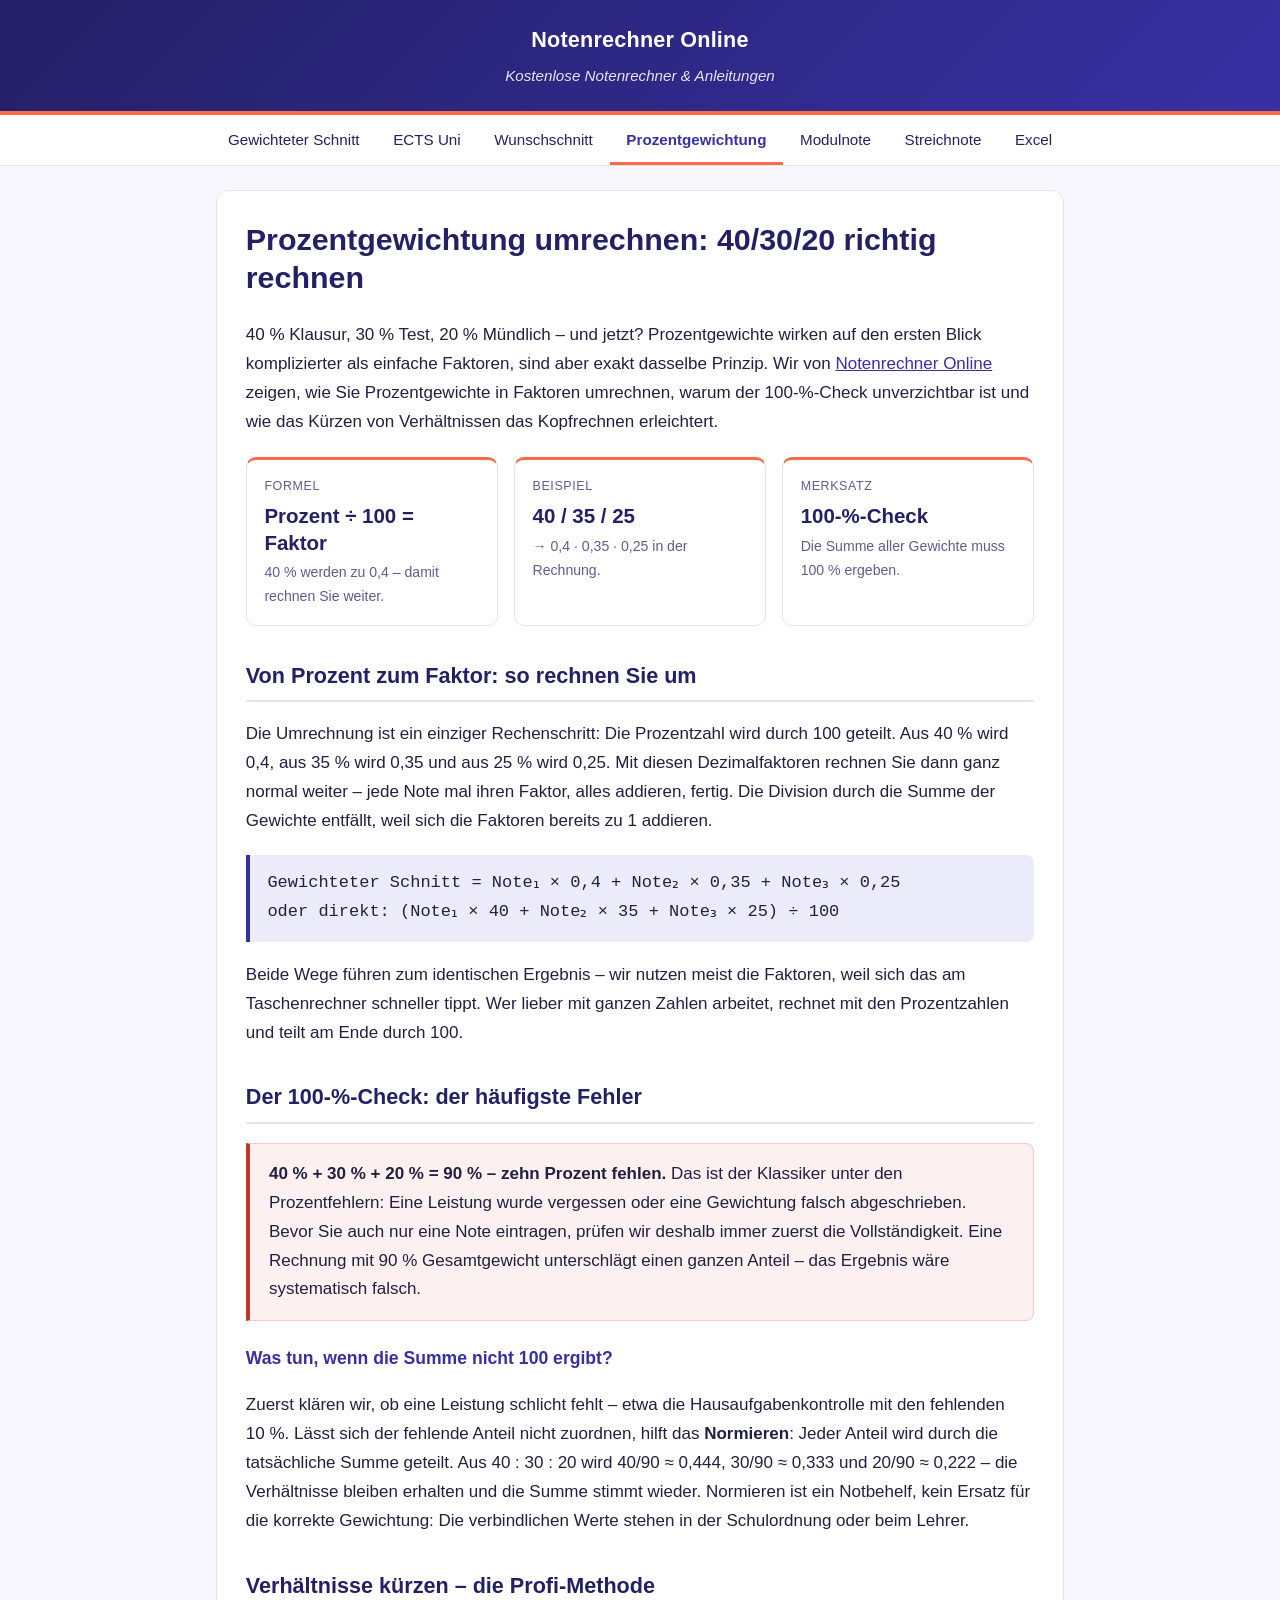
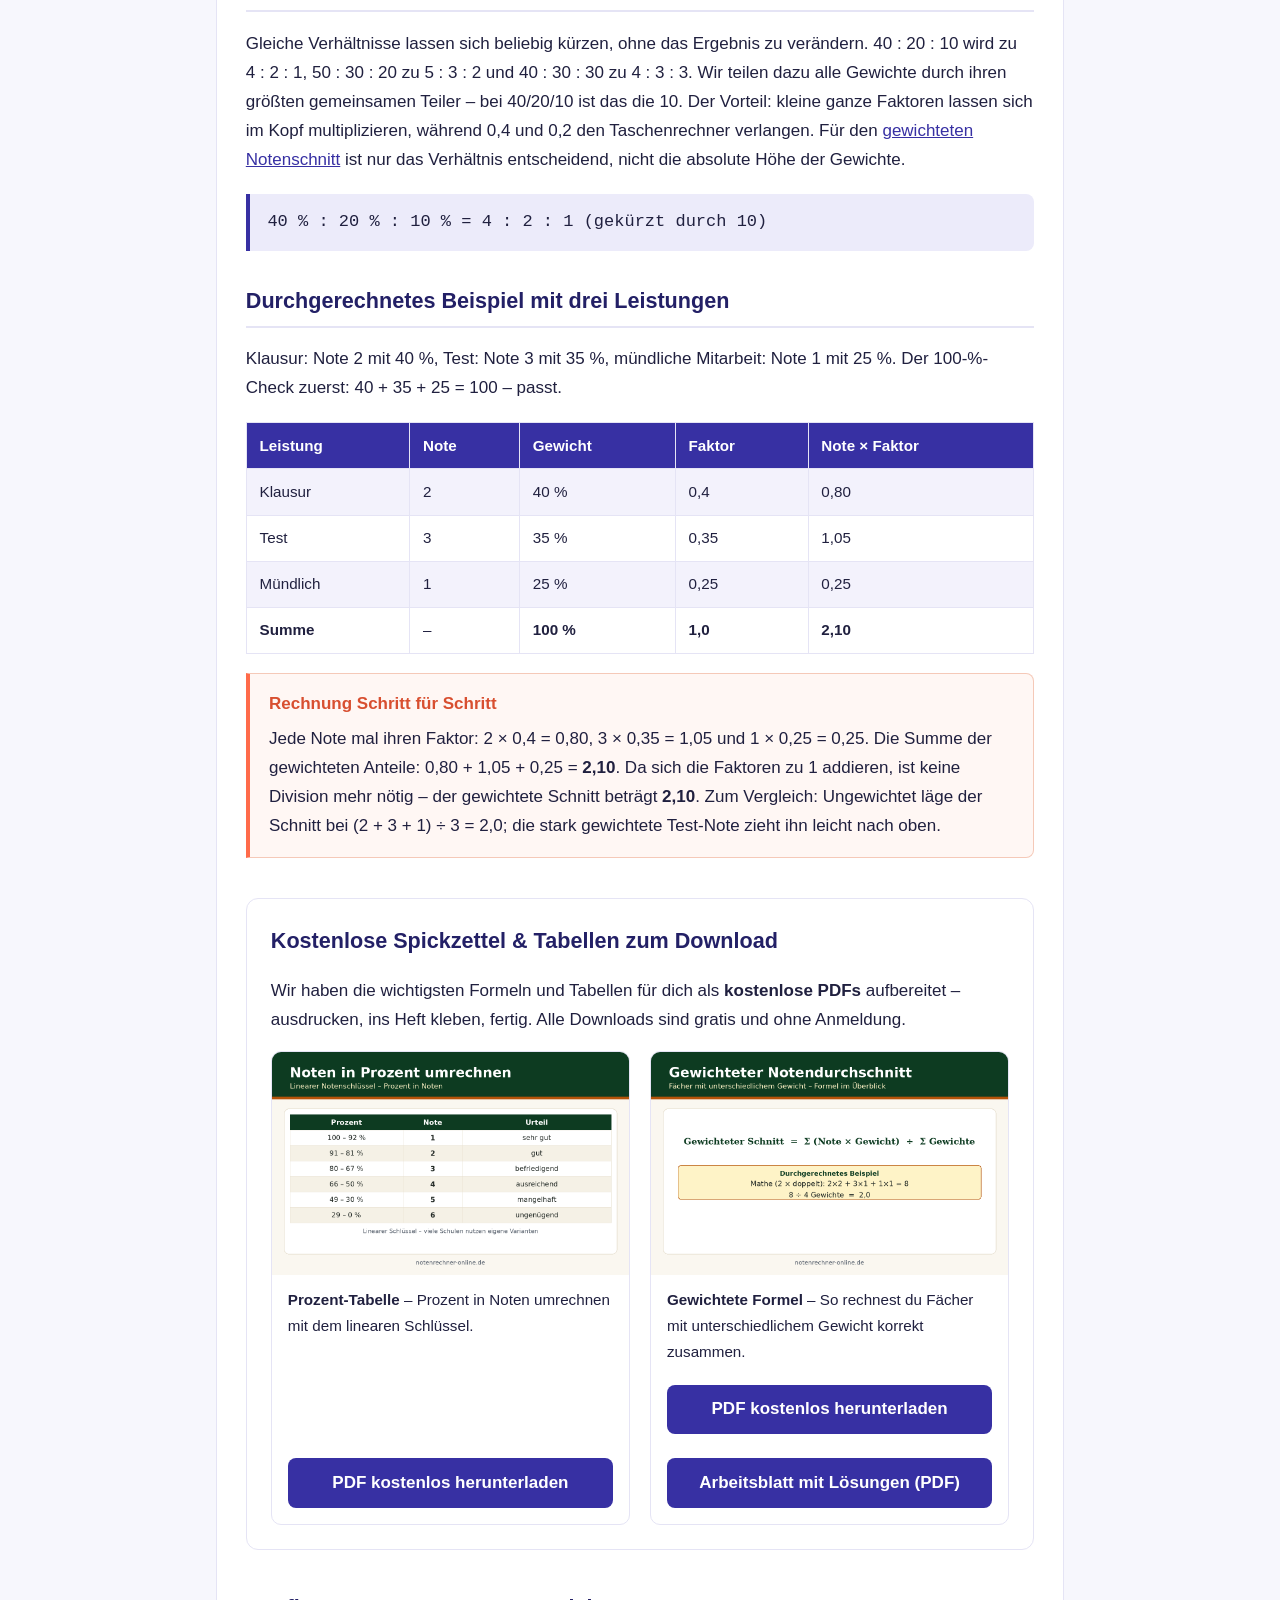
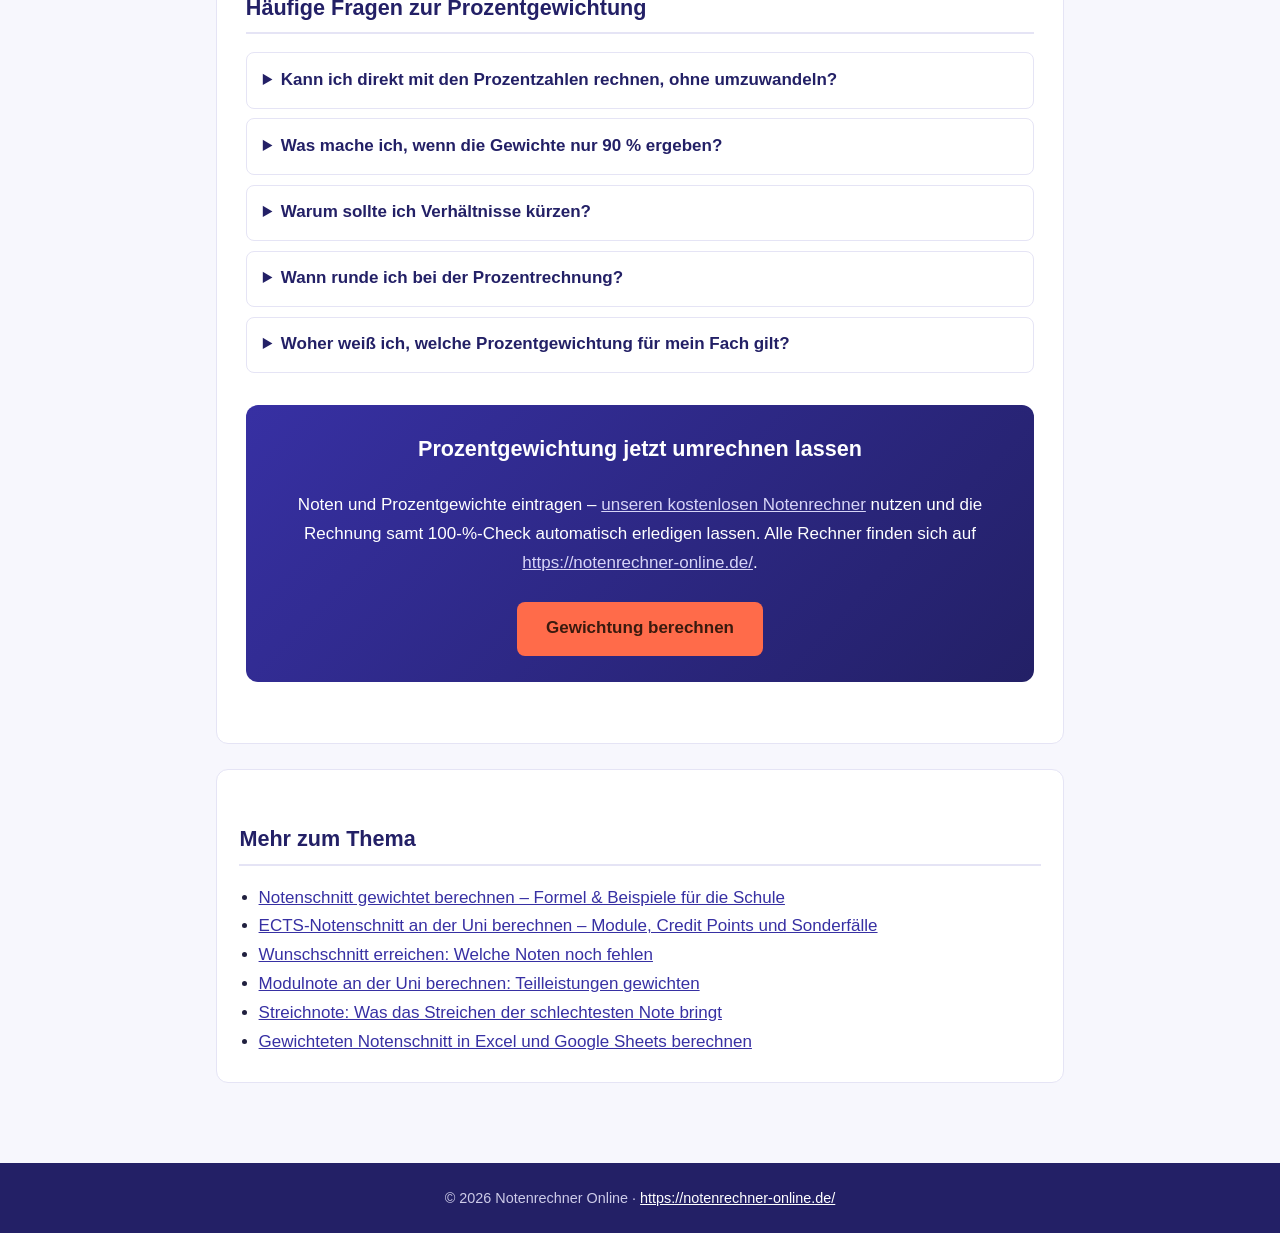
<file: prozent-gewichtung-umrechnen.html>
<!DOCTYPE html>
<html lang="de">
<head>
<meta charset="UTF-8">
<meta name="viewport" content="width=device-width, initial-scale=1.0">
<title>Prozentgewichtung umrechnen – 40/30/20 richtig rechnen</title>
<meta name="description" content="Prozentgewichtung umrechnen: Prozent in Faktoren (40 % = 0,4), der 100-%-Check gegen fehlende Anteile und Verhältnisse kürzen – mit durchgerechnetem Beispiel, Formel und FAQ von Notenrechner Online.">
<link rel="stylesheet" href="style.css">
</head>
<body>
<header class="site">
  <div class="brand">Notenrechner Online</div>
  <div class="tagline">Kostenlose Notenrechner &amp; Anleitungen</div>
</header>
<nav class="top">
  <ul>
    <li><a href="index.html">Gewichteter Schnitt</a></li>
    <li><a href="ects-notenschnitt-uni.html">ECTS Uni</a></li>
    <li><a href="wunschschnitt-erreichen.html">Wunschschnitt</a></li>
    <li><a href="prozent-gewichtung-umrechnen.html" class="active">Prozentgewichtung</a></li>
    <li><a href="modulnote-berechnen.html">Modulnote</a></li>
    <li><a href="streichnote-effekt.html">Streichnote</a></li>
    <li><a href="schnitt-in-excel.html">Excel</a></li>
  </ul>
</nav>
<main>
<article class="card">
<h1>Prozentgewichtung umrechnen: 40/30/20 richtig rechnen</h1>
<p>40&nbsp;% Klausur, 30&nbsp;% Test, 20&nbsp;% Mündlich – und jetzt? Prozentgewichte wirken auf den ersten Blick komplizierter als einfache Faktoren, sind aber exakt dasselbe Prinzip. Wir von <a href="https://notenrechner-online.de/">Notenrechner Online</a> zeigen, wie Sie Prozentgewichte in Faktoren umrechnen, warum der 100-%-Check unverzichtbar ist und wie das Kürzen von Verhältnissen das Kopfrechnen erleichtert.</p>

<div class="statgrid">
  <div class="stat"><span class="k">Formel</span><span class="v">Prozent ÷ 100 = Faktor</span><span class="d">40&nbsp;% werden zu 0,4 – damit rechnen Sie weiter.</span></div>
  <div class="stat"><span class="k">Beispiel</span><span class="v">40 / 35 / 25</span><span class="d">→ 0,4 · 0,35 · 0,25 in der Rechnung.</span></div>
  <div class="stat"><span class="k">Merksatz</span><span class="v">100-%-Check</span><span class="d">Die Summe aller Gewichte muss 100&nbsp;% ergeben.</span></div>
</div>

<h2>Von Prozent zum Faktor: so rechnen Sie um</h2>
<p>Die Umrechnung ist ein einziger Rechenschritt: Die Prozentzahl wird durch 100 geteilt. Aus 40&nbsp;% wird 0,4, aus 35&nbsp;% wird 0,35 und aus 25&nbsp;% wird 0,25. Mit diesen Dezimalfaktoren rechnen Sie dann ganz normal weiter – jede Note mal ihren Faktor, alles addieren, fertig. Die Division durch die Summe der Gewichte entfällt, weil sich die Faktoren bereits zu 1 addieren.</p>
<div class="formula">Gewichteter Schnitt = Note₁ × 0,4 + Note₂ × 0,35 + Note₃ × 0,25<br>oder direkt: (Note₁ × 40 + Note₂ × 35 + Note₃ × 25) ÷ 100</div>
<p>Beide Wege führen zum identischen Ergebnis – wir nutzen meist die Faktoren, weil sich das am Taschenrechner schneller tippt. Wer lieber mit ganzen Zahlen arbeitet, rechnet mit den Prozentzahlen und teilt am Ende durch 100.</p>

<h2>Der 100-%-Check: der häufigste Fehler</h2>
<div class="warn">
<strong>40&nbsp;% + 30&nbsp;% + 20&nbsp;% = 90&nbsp;% – zehn Prozent fehlen.</strong> Das ist der Klassiker unter den Prozentfehlern: Eine Leistung wurde vergessen oder eine Gewichtung falsch abgeschrieben. Bevor Sie auch nur eine Note eintragen, prüfen wir deshalb immer zuerst die Vollständigkeit. Eine Rechnung mit 90&nbsp;% Gesamtgewicht unterschlägt einen ganzen Anteil – das Ergebnis wäre systematisch falsch.
</div>
<h3>Was tun, wenn die Summe nicht 100 ergibt?</h3>
<p>Zuerst klären wir, ob eine Leistung schlicht fehlt – etwa die Hausaufgabenkontrolle mit den fehlenden 10&nbsp;%. Lässt sich der fehlende Anteil nicht zuordnen, hilft das <strong>Normieren</strong>: Jeder Anteil wird durch die tatsächliche Summe geteilt. Aus 40&nbsp;:&nbsp;30&nbsp;:&nbsp;20 wird 40/90 ≈ 0,444, 30/90 ≈ 0,333 und 20/90 ≈ 0,222 – die Verhältnisse bleiben erhalten und die Summe stimmt wieder. Normieren ist ein Notbehelf, kein Ersatz für die korrekte Gewichtung: Die verbindlichen Werte stehen in der Schulordnung oder beim Lehrer.</p>

<h2>Verhältnisse kürzen – die Profi-Methode</h2>
<p>Gleiche Verhältnisse lassen sich beliebig kürzen, ohne das Ergebnis zu verändern. 40&nbsp;:&nbsp;20&nbsp;:&nbsp;10 wird zu 4&nbsp;:&nbsp;2&nbsp;:&nbsp;1, 50&nbsp;:&nbsp;30&nbsp;:&nbsp;20 zu 5&nbsp;:&nbsp;3&nbsp;:&nbsp;2 und 40&nbsp;:&nbsp;30&nbsp;:&nbsp;30 zu 4&nbsp;:&nbsp;3&nbsp;:&nbsp;3. Wir teilen dazu alle Gewichte durch ihren größten gemeinsamen Teiler – bei 40/20/10 ist das die 10. Der Vorteil: kleine ganze Faktoren lassen sich im Kopf multiplizieren, während 0,4 und 0,2 den Taschenrechner verlangen. Für den <a href="https://notenrechner-online.de/notendurchschnitt-berechnen/">gewichteten Notenschnitt</a> ist nur das Verhältnis entscheidend, nicht die absolute Höhe der Gewichte.</p>
<div class="formula">40&nbsp;% : 20&nbsp;% : 10&nbsp;% = 4 : 2 : 1 (gekürzt durch 10)</div>

<h2>Durchgerechnetes Beispiel mit drei Leistungen</h2>
<p>Klausur: Note 2 mit 40&nbsp;%, Test: Note 3 mit 35&nbsp;%, mündliche Mitarbeit: Note 1 mit 25&nbsp;%. Der 100-%-Check zuerst: 40 + 35 + 25 = 100 – passt.</p>
<table>
<tr><th>Leistung</th><th>Note</th><th>Gewicht</th><th>Faktor</th><th>Note × Faktor</th></tr>
<tr><td>Klausur</td><td>2</td><td>40&nbsp;%</td><td>0,4</td><td>0,80</td></tr>
<tr><td>Test</td><td>3</td><td>35&nbsp;%</td><td>0,35</td><td>1,05</td></tr>
<tr><td>Mündlich</td><td>1</td><td>25&nbsp;%</td><td>0,25</td><td>0,25</td></tr>
<tr><td><strong>Summe</strong></td><td>–</td><td><strong>100&nbsp;%</strong></td><td><strong>1,0</strong></td><td><strong>2,10</strong></td></tr>
</table>
<div class="example">
<strong class="t">Rechnung Schritt für Schritt</strong>
Jede Note mal ihren Faktor: 2 × 0,4 = 0,80, 3 × 0,35 = 1,05 und 1 × 0,25 = 0,25. Die Summe der gewichteten Anteile: 0,80 + 1,05 + 0,25 = <strong>2,10</strong>. Da sich die Faktoren zu 1 addieren, ist keine Division mehr nötig – der gewichtete Schnitt beträgt <strong>2,10</strong>. Zum Vergleich: Ungewichtet läge der Schnitt bei (2 + 3 + 1) ÷ 3 = 2,0; die stark gewichtete Test-Note zieht ihn leicht nach oben.
</div>

<section class="ressourcen" aria-label="Kostenlose Downloads">
<h2>Kostenlose Spickzettel &amp; Tabellen zum Download</h2>
<p>Wir haben die wichtigsten Formeln und Tabellen f&uuml;r dich als <strong>kostenlose PDFs</strong> aufbereitet &ndash; ausdrucken, ins Heft kleben, fertig. Alle Downloads sind gratis und ohne Anmeldung.</p>
<div class="resource-grid">
<figure class="resource">
<a href="assets/noten-in-prozent-tabelle.pdf" download><img src="assets/noten-in-prozent-tabelle-linear.png" alt="Lineare Notentabelle: Umrechnung von Prozent in Schulnoten, von 100 bis 92 Prozent (Note 1) bis 29 bis 0 Prozent (Note 6)" loading="lazy" width="1200" height="750"></a>
<figcaption><strong>Prozent-Tabelle</strong> &ndash; Prozent in Noten umrechnen mit dem linearen Schlüssel.</figcaption>
<a class="download-btn" href="assets/noten-in-prozent-tabelle.pdf" download>PDF kostenlos herunterladen</a>
</figure>
<figure class="resource">
<a href="assets/notendurchschnitt-formel-spickzettel.pdf" download><img src="assets/gewichteter-notendurchschnitt-formel.png" alt="Formel für den gewichteten Notendurchschnitt: Summe aus Note mal Gewicht geteilt durch die Summe der Gewichte, mit Beispiel" loading="lazy" width="1200" height="750"></a>
<figcaption><strong>Gewichtete Formel</strong> &ndash; So rechnest du Fächer mit unterschiedlichem Gewicht korrekt zusammen.</figcaption>
<a class="download-btn" href="assets/notendurchschnitt-formel-spickzettel.pdf" download>PDF kostenlos herunterladen</a>
<a class="download-btn" href="assets/arbeitsblatt-notenschnitt-berechnen.pdf" download>Arbeitsblatt mit L&ouml;sungen (PDF)</a>
</figure>
</div>
</section>

<h2>Häufige Fragen zur Prozentgewichtung</h2>
<div class="faq">
<details>
<summary>Kann ich direkt mit den Prozentzahlen rechnen, ohne umzuwandeln?</summary>
<div><p>Ja: (Note₁ × 40 + Note₂ × 35 + Note₃ × 25) ÷ 100 führt zum selben Ergebnis. In unserem Beispiel: (80 + 105 + 25) ÷ 100 = 210 ÷ 100 = 2,10. Die Faktormethode ist nur bequemer, weil die Division am Ende entfällt.</p></div>
</details>
<details>
<summary>Was mache ich, wenn die Gewichte nur 90&nbsp;% ergeben?</summary>
<div><p>Zuerst prüfen, ob eine Leistung fehlt – das ist die häufigste Ursache. Erst wenn sich der fehlende Anteil nicht zuordnen lässt, normieren wir: jeden Anteil durch 90 teilen (40/90, 30/90, 20/90). Verbindlich bleiben die Werte aus Schulordnung oder Lehreransage.</p></div>
</details>
<details>
<summary>Warum sollte ich Verhältnisse kürzen?</summary>
<div><p>Kleine ganze Zahlen sind kopfrechenfreundlicher als Dezimalfaktoren: 4&nbsp;:&nbsp;2&nbsp;:&nbsp;1 lässt sich ohne Taschenrechner multiplizieren. Das Ergebnis ändert sich nicht – entscheidend ist nur das Verhältnis der Gewichte zueinander.</p></div>
</details>
<details>
<summary>Wann runde ich bei der Prozentrechnung?</summary>
<div><p>Erst ganz am Ende. Zwischenergebnisse wie 1,05 oder 0,333… führen wir ungerundet weiter; erst der fertige Schnitt wird auf zwei Nachkommastellen gerundet. Frühzeitiges Runden verfälscht besonders bei kleinen Gewichten spürbar.</p></div>
</details>
<details>
<summary>Woher weiß ich, welche Prozentgewichtung für mein Fach gilt?</summary>
<div><p>Die Schulordnung oder die Lehrkraft nennt die verbindlichen Werte. Faustregel für die Schule: schriftliche Leistungen doppelt, mündliche einfach. Wie Gewichte grundsätzlich funktionieren, erklären wir auf unserer Seite zum <a href="index.html">gewichteten Notenschnitt</a>.</p></div>
</details>
</div>

<div class="cta">
<h2>Prozentgewichtung jetzt umrechnen lassen</h2>
<p>Noten und Prozentgewichte eintragen – <a class="alt" href="https://notenrechner-online.de/notendurchschnitt-berechnen/">unseren kostenlosen Notenrechner</a> nutzen und die Rechnung samt 100-%-Check automatisch erledigen lassen. Alle Rechner finden sich auf <a class="alt" href="https://notenrechner-online.de/">https://notenrechner-online.de/</a>.</p>
<a class="btn" href="https://notenrechner-online.de/notendurchschnitt-berechnen/">Gewichtung berechnen</a>
</div>
</article>

<section class="more">
<h2>Mehr zum Thema</h2>
<ul>
<li><a href="index.html">Notenschnitt gewichtet berechnen – Formel &amp; Beispiele für die Schule</a></li>
<li><a href="ects-notenschnitt-uni.html">ECTS-Notenschnitt an der Uni berechnen – Module, Credit Points und Sonderfälle</a></li>
<li><a href="wunschschnitt-erreichen.html">Wunschschnitt erreichen: Welche Noten noch fehlen</a></li>
<li><a href="modulnote-berechnen.html">Modulnote an der Uni berechnen: Teilleistungen gewichten</a></li>
<li><a href="streichnote-effekt.html">Streichnote: Was das Streichen der schlechtesten Note bringt</a></li>
<li><a href="schnitt-in-excel.html">Gewichteten Notenschnitt in Excel und Google Sheets berechnen</a></li>
</ul>
</section>
</main>
<footer class="site">
© 2026 Notenrechner Online · <a href="https://notenrechner-online.de/">https://notenrechner-online.de/</a>
</footer>
</body>
</html>
</file>
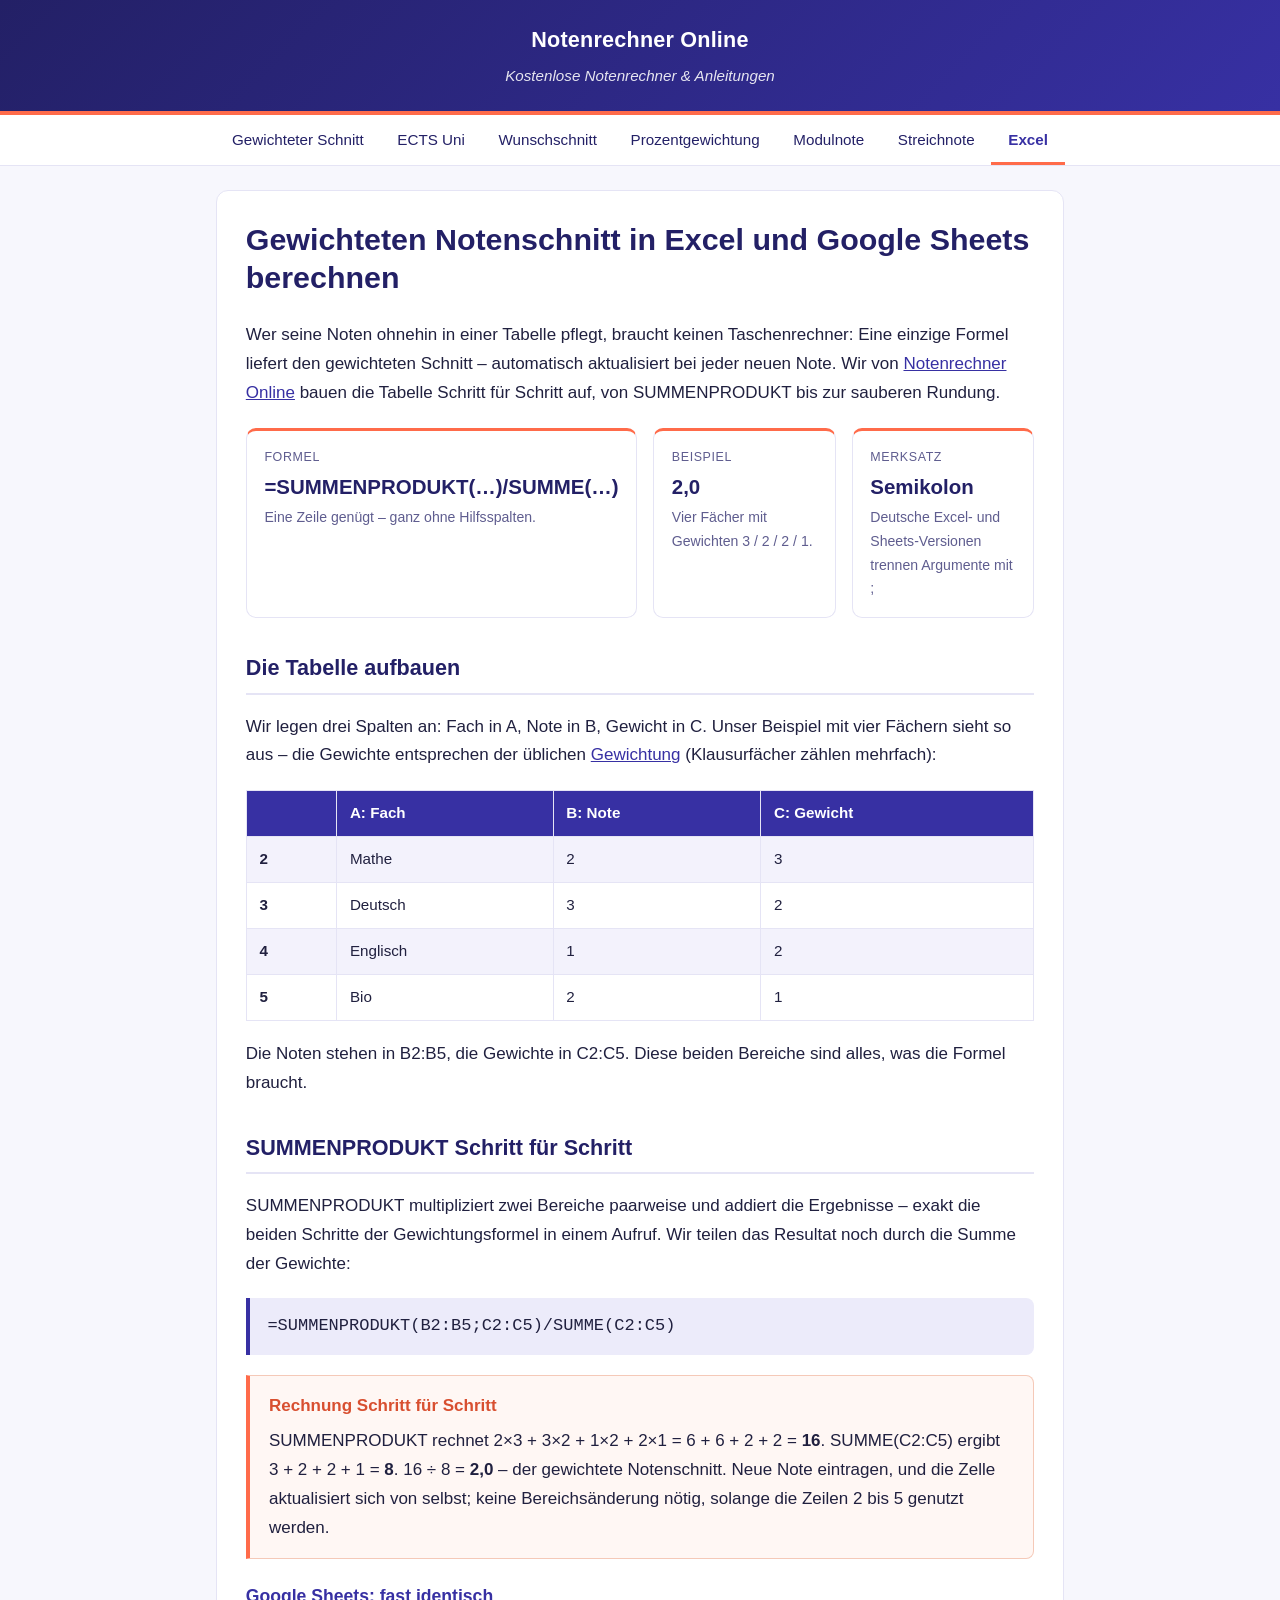
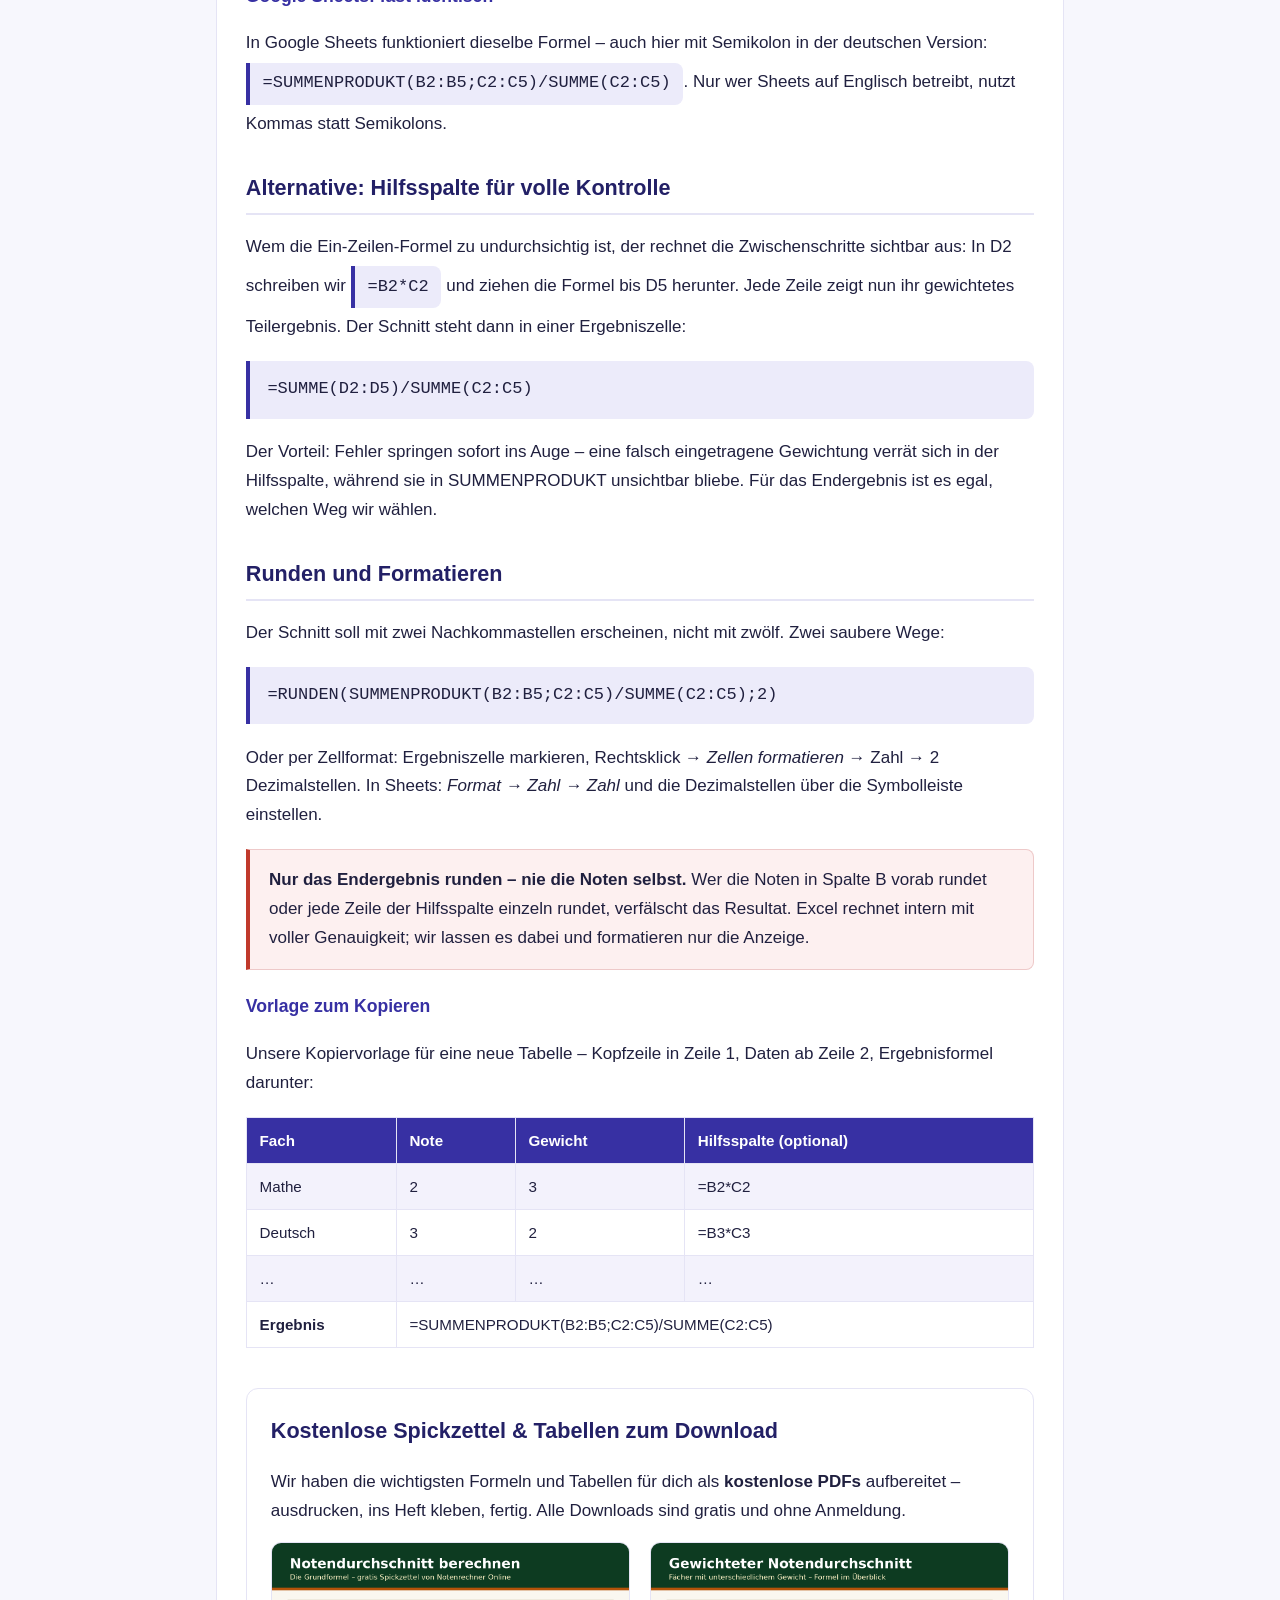
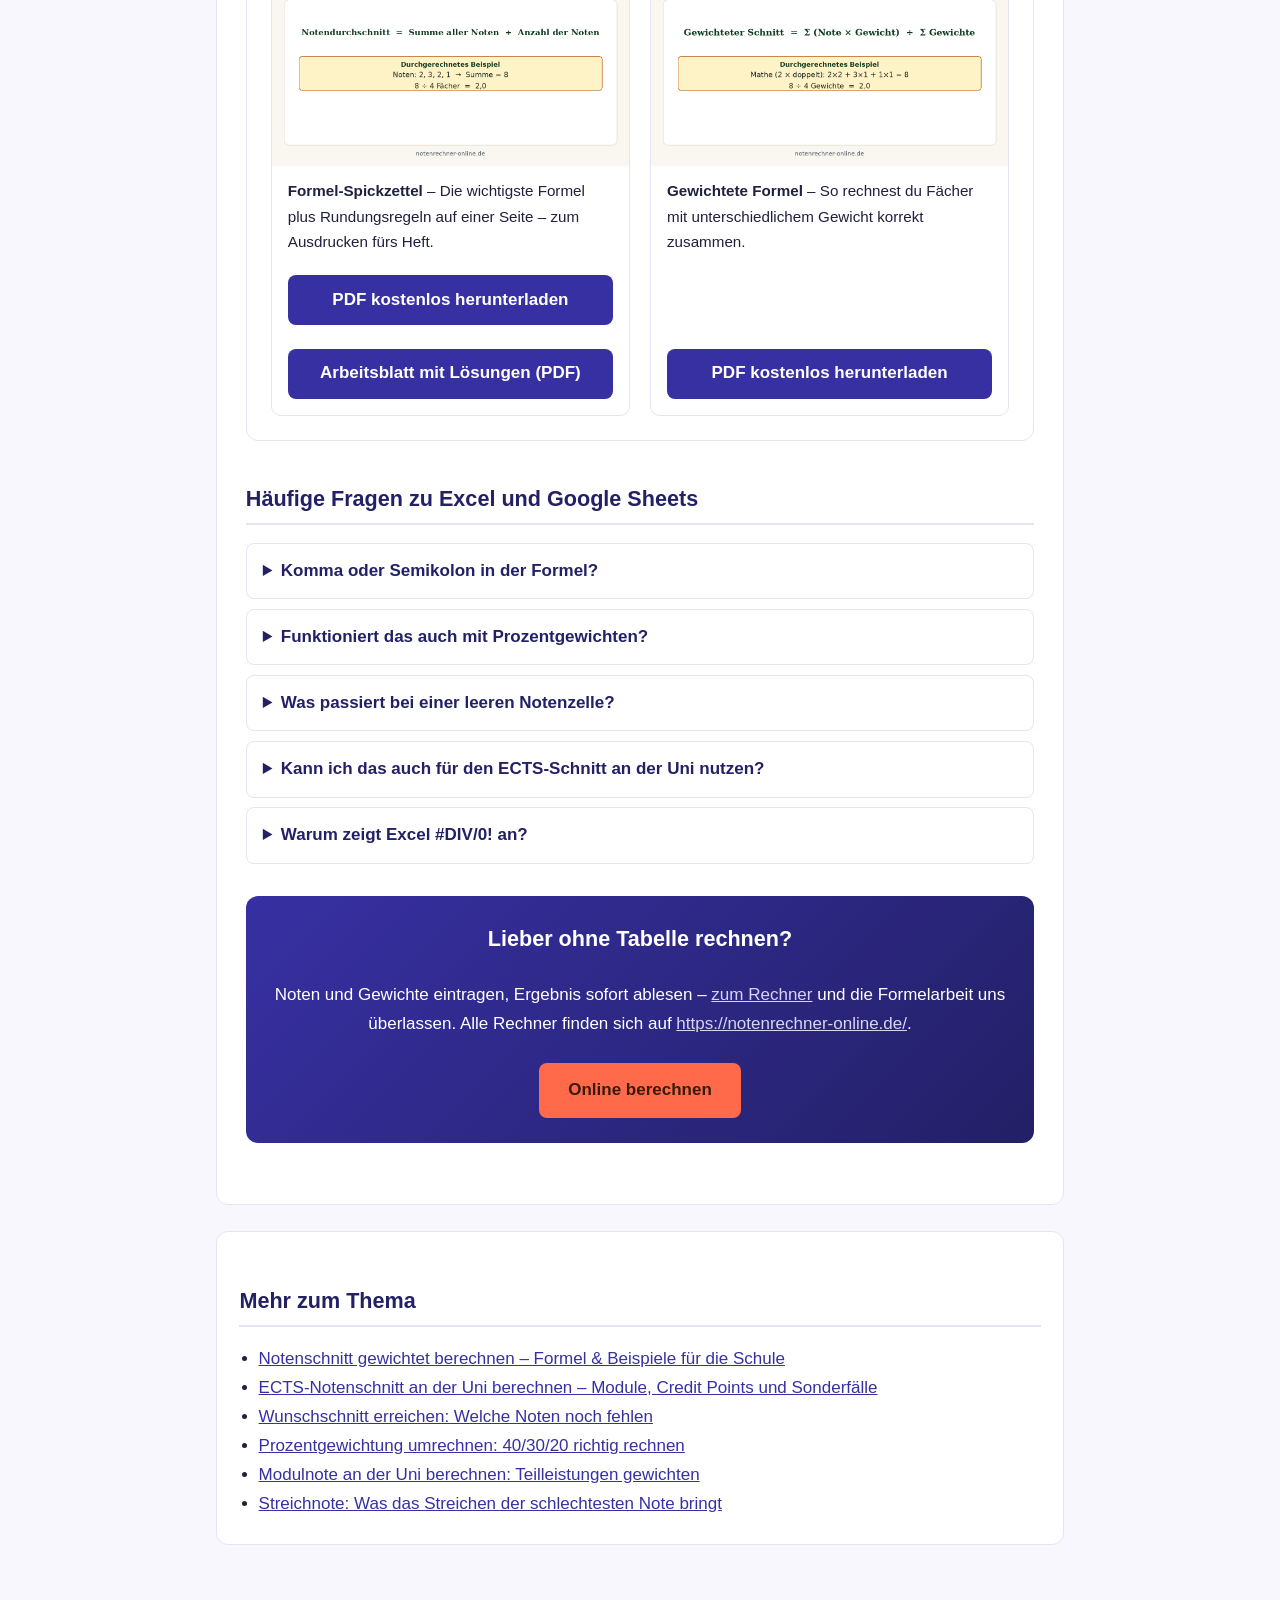
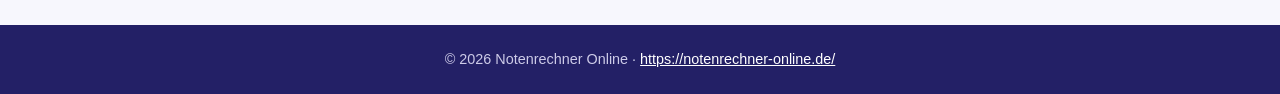
<file: schnitt-in-excel.html>
<!DOCTYPE html>
<html lang="de">
<head>
<meta charset="UTF-8">
<meta name="viewport" content="width=device-width, initial-scale=1.0">
<title>Gewichteten Notenschnitt in Excel und Google Sheets berechnen</title>
<meta name="description" content="Notenschnitt gewichtet in Excel berechnen: SUMMENPRODUKT-Formel Schritt für Schritt, Alternative mit Hilfsspalte, Runden und Formatieren – mit Kopiervorlage und FAQ von Notenrechner Online.">
<link rel="stylesheet" href="style.css">
</head>
<body>
<header class="site">
  <div class="brand">Notenrechner Online</div>
  <div class="tagline">Kostenlose Notenrechner &amp; Anleitungen</div>
</header>
<nav class="top">
  <ul>
    <li><a href="index.html">Gewichteter Schnitt</a></li>
    <li><a href="ects-notenschnitt-uni.html">ECTS Uni</a></li>
    <li><a href="wunschschnitt-erreichen.html">Wunschschnitt</a></li>
    <li><a href="prozent-gewichtung-umrechnen.html">Prozentgewichtung</a></li>
    <li><a href="modulnote-berechnen.html">Modulnote</a></li>
    <li><a href="streichnote-effekt.html">Streichnote</a></li>
    <li><a href="schnitt-in-excel.html" class="active">Excel</a></li>
  </ul>
</nav>
<main>
<article class="card">
<h1>Gewichteten Notenschnitt in Excel und Google Sheets berechnen</h1>
<p>Wer seine Noten ohnehin in einer Tabelle pflegt, braucht keinen Taschenrechner: Eine einzige Formel liefert den gewichteten Schnitt – automatisch aktualisiert bei jeder neuen Note. Wir von <a href="https://notenrechner-online.de/">Notenrechner Online</a> bauen die Tabelle Schritt für Schritt auf, von SUMMENPRODUKT bis zur sauberen Rundung.</p>

<div class="statgrid">
  <div class="stat"><span class="k">Formel</span><span class="v">=SUMMENPRODUKT(…)/SUMME(…)</span><span class="d">Eine Zeile genügt – ganz ohne Hilfsspalten.</span></div>
  <div class="stat"><span class="k">Beispiel</span><span class="v">2,0</span><span class="d">Vier Fächer mit Gewichten 3 / 2 / 2 / 1.</span></div>
  <div class="stat"><span class="k">Merksatz</span><span class="v">Semikolon</span><span class="d">Deutsche Excel- und Sheets-Versionen trennen Argumente mit ;</span></div>
</div>

<h2>Die Tabelle aufbauen</h2>
<p>Wir legen drei Spalten an: Fach in A, Note in B, Gewicht in C. Unser Beispiel mit vier Fächern sieht so aus – die Gewichte entsprechen der üblichen <a href="index.html">Gewichtung</a> (Klausurfächer zählen mehrfach):</p>
<table>
<tr><th></th><th>A: Fach</th><th>B: Note</th><th>C: Gewicht</th></tr>
<tr><td><strong>2</strong></td><td>Mathe</td><td>2</td><td>3</td></tr>
<tr><td><strong>3</strong></td><td>Deutsch</td><td>3</td><td>2</td></tr>
<tr><td><strong>4</strong></td><td>Englisch</td><td>1</td><td>2</td></tr>
<tr><td><strong>5</strong></td><td>Bio</td><td>2</td><td>1</td></tr>
</table>
<p>Die Noten stehen in B2:B5, die Gewichte in C2:C5. Diese beiden Bereiche sind alles, was die Formel braucht.</p>

<h2>SUMMENPRODUKT Schritt für Schritt</h2>
<p>SUMMENPRODUKT multipliziert zwei Bereiche paarweise und addiert die Ergebnisse – exakt die beiden Schritte der Gewichtungsformel in einem Aufruf. Wir teilen das Resultat noch durch die Summe der Gewichte:</p>
<div class="formula">=SUMMENPRODUKT(B2:B5;C2:C5)/SUMME(C2:C5)</div>
<div class="example">
<strong class="t">Rechnung Schritt für Schritt</strong>
SUMMENPRODUKT rechnet 2×3 + 3×2 + 1×2 + 2×1 = 6 + 6 + 2 + 2 = <strong>16</strong>. SUMME(C2:C5) ergibt 3 + 2 + 2 + 1 = <strong>8</strong>. 16 ÷ 8 = <strong>2,0</strong> – der gewichtete Notenschnitt. Neue Note eintragen, und die Zelle aktualisiert sich von selbst; keine Bereichsänderung nötig, solange die Zeilen 2 bis 5 genutzt werden.
</div>
<h3>Google Sheets: fast identisch</h3>
<p>In Google Sheets funktioniert dieselbe Formel – auch hier mit Semikolon in der deutschen Version: <span class="formula" style="display:inline-block;margin:.3rem 0;padding:.4rem .8rem">=SUMMENPRODUKT(B2:B5;C2:C5)/SUMME(C2:C5)</span>. Nur wer Sheets auf Englisch betreibt, nutzt Kommas statt Semikolons.</p>

<h2>Alternative: Hilfsspalte für volle Kontrolle</h2>
<p>Wem die Ein-Zeilen-Formel zu undurchsichtig ist, der rechnet die Zwischenschritte sichtbar aus: In D2 schreiben wir <span class="formula" style="display:inline-block;margin:.3rem 0;padding:.4rem .8rem">=B2*C2</span> und ziehen die Formel bis D5 herunter. Jede Zeile zeigt nun ihr gewichtetes Teilergebnis. Der Schnitt steht dann in einer Ergebniszelle:</p>
<div class="formula">=SUMME(D2:D5)/SUMME(C2:C5)</div>
<p>Der Vorteil: Fehler springen sofort ins Auge – eine falsch eingetragene Gewichtung verrät sich in der Hilfsspalte, während sie in SUMMENPRODUKT unsichtbar bliebe. Für das Endergebnis ist es egal, welchen Weg wir wählen.</p>

<h2>Runden und Formatieren</h2>
<p>Der Schnitt soll mit zwei Nachkommastellen erscheinen, nicht mit zwölf. Zwei saubere Wege:</p>
<div class="formula">=RUNDEN(SUMMENPRODUKT(B2:B5;C2:C5)/SUMME(C2:C5);2)</div>
<p>Oder per Zellformat: Ergebniszelle markieren, Rechtsklick → <em>Zellen formatieren</em> → Zahl → 2 Dezimalstellen. In Sheets: <em>Format → Zahl → Zahl</em> und die Dezimalstellen über die Symbolleiste einstellen.</p>
<div class="warn">
<strong>Nur das Endergebnis runden – nie die Noten selbst.</strong> Wer die Noten in Spalte B vorab rundet oder jede Zeile der Hilfsspalte einzeln rundet, verfälscht das Resultat. Excel rechnet intern mit voller Genauigkeit; wir lassen es dabei und formatieren nur die Anzeige.
</div>
<h3>Vorlage zum Kopieren</h3>
<p>Unsere Kopiervorlage für eine neue Tabelle – Kopfzeile in Zeile 1, Daten ab Zeile 2, Ergebnisformel darunter:</p>
<table>
<tr><th>Fach</th><th>Note</th><th>Gewicht</th><th>Hilfsspalte (optional)</th></tr>
<tr><td>Mathe</td><td>2</td><td>3</td><td>=B2*C2</td></tr>
<tr><td>Deutsch</td><td>3</td><td>2</td><td>=B3*C3</td></tr>
<tr><td>…</td><td>…</td><td>…</td><td>…</td></tr>
<tr><td><strong>Ergebnis</strong></td><td colspan="3">=SUMMENPRODUKT(B2:B5;C2:C5)/SUMME(C2:C5)</td></tr>
</table>

<section class="ressourcen" aria-label="Kostenlose Downloads">
<h2>Kostenlose Spickzettel &amp; Tabellen zum Download</h2>
<p>Wir haben die wichtigsten Formeln und Tabellen f&uuml;r dich als <strong>kostenlose PDFs</strong> aufbereitet &ndash; ausdrucken, ins Heft kleben, fertig. Alle Downloads sind gratis und ohne Anmeldung.</p>
<div class="resource-grid">
<figure class="resource">
<a href="assets/notendurchschnitt-formel-spickzettel.pdf" download><img src="assets/notendurchschnitt-formel-berechnen.png" alt="Formel zur Berechnung des Notendurchschnitts: Summe aller Noten geteilt durch die Anzahl der Noten, mit durchgerechnetem Beispiel" loading="lazy" width="1200" height="750"></a>
<figcaption><strong>Formel-Spickzettel</strong> &ndash; Die wichtigste Formel plus Rundungsregeln auf einer Seite &ndash; zum Ausdrucken fürs Heft.</figcaption>
<a class="download-btn" href="assets/notendurchschnitt-formel-spickzettel.pdf" download>PDF kostenlos herunterladen</a>
<a class="download-btn" href="assets/arbeitsblatt-notenschnitt-berechnen.pdf" download>Arbeitsblatt mit L&ouml;sungen (PDF)</a>
</figure>
<figure class="resource">
<a href="assets/notendurchschnitt-formel-spickzettel.pdf" download><img src="assets/gewichteter-notendurchschnitt-formel.png" alt="Formel für den gewichteten Notendurchschnitt: Summe aus Note mal Gewicht geteilt durch die Summe der Gewichte, mit Beispiel" loading="lazy" width="1200" height="750"></a>
<figcaption><strong>Gewichtete Formel</strong> &ndash; So rechnest du Fächer mit unterschiedlichem Gewicht korrekt zusammen.</figcaption>
<a class="download-btn" href="assets/notendurchschnitt-formel-spickzettel.pdf" download>PDF kostenlos herunterladen</a>
</figure>
</div>
</section>

<h2>Häufige Fragen zu Excel und Google Sheets</h2>
<div class="faq">
<details>
<summary>Komma oder Semikolon in der Formel?</summary>
<div><p>In deutschen Excel- und Sheets-Versionen trennen wir Funktionsargumente mit dem <strong>Semikolon</strong> – also =SUMMENPRODUKT(B2:B5;C2:C5). Nur in englischsprachigen Versionen steht dort das Komma. Falsches Trennzeichen ist die häufigste Fehlerquelle beim Abtippen.</p></div>
</details>
<details>
<summary>Funktioniert das auch mit Prozentgewichten?</summary>
<div><p>Ja: Entweder die Gewichte als Dezimalfaktoren eintragen (0,4 statt 40&nbsp;%) oder in der Hilfsspalte durch 100 teilen (=B2*C2/100). Wie die Umrechnung im Detail funktioniert, erklären wir auf unserer Seite zur <a href="prozent-gewichtung-umrechnen.html">Prozentgewichtung</a>.</p></div>
</details>
<details>
<summary>Was passiert bei einer leeren Notenzelle?</summary>
<div><p>SUMMENPRODUKT behandelt leere Zellen als 0 – und 0 ist eine Note, kein „keine Note“! Zeilen mit noch ausstehenden Leistungen deshalb aus der Tabelle entfernen oder das Gewicht auf 0 setzen, bis die Note da ist. Sonst zieht eine Phantom-Null den Schnitt künstlich nach unten.</p></div>
</details>
<details>
<summary>Kann ich das auch für den ECTS-Schnitt an der Uni nutzen?</summary>
<div><p>Absolut: Einfach die Gewichte durch ECTS-Punkte ersetzen und die Modulnoten in Spalte B eintragen – die Formel bleibt identisch. Details zur Uni-Rechnung finden Sie auf unserer Seite zum <a href="ects-notenschnitt-uni.html">ECTS-Notenschnitt</a>.</p></div>
</details>
<details>
<summary>Warum zeigt Excel #DIV/0! an?</summary>
<div><p>Die Summe der Gewichte ist null – meist sind die Gewichtszellen leer oder als Text formatiert. Gewichte als Zahlen eintragen und prüfen, ob SUMME(C2:C5) einen Wert größer 0 liefert.</p></div>
</details>
</div>

<div class="cta">
<h2>Lieber ohne Tabelle rechnen?</h2>
<p>Noten und Gewichte eintragen, Ergebnis sofort ablesen – <a class="alt" href="https://notenrechner-online.de/notendurchschnitt-berechnen/">zum Rechner</a> und die Formelarbeit uns überlassen. Alle Rechner finden sich auf <a class="alt" href="https://notenrechner-online.de/">https://notenrechner-online.de/</a>.</p>
<a class="btn" href="https://notenrechner-online.de/notendurchschnitt-berechnen/">Online berechnen</a>
</div>
</article>

<section class="more">
<h2>Mehr zum Thema</h2>
<ul>
<li><a href="index.html">Notenschnitt gewichtet berechnen – Formel &amp; Beispiele für die Schule</a></li>
<li><a href="ects-notenschnitt-uni.html">ECTS-Notenschnitt an der Uni berechnen – Module, Credit Points und Sonderfälle</a></li>
<li><a href="wunschschnitt-erreichen.html">Wunschschnitt erreichen: Welche Noten noch fehlen</a></li>
<li><a href="prozent-gewichtung-umrechnen.html">Prozentgewichtung umrechnen: 40/30/20 richtig rechnen</a></li>
<li><a href="modulnote-berechnen.html">Modulnote an der Uni berechnen: Teilleistungen gewichten</a></li>
<li><a href="streichnote-effekt.html">Streichnote: Was das Streichen der schlechtesten Note bringt</a></li>
</ul>
</section>
</main>
<footer class="site">
© 2026 Notenrechner Online · <a href="https://notenrechner-online.de/">https://notenrechner-online.de/</a>
</footer>
</body>
</html>
</file>
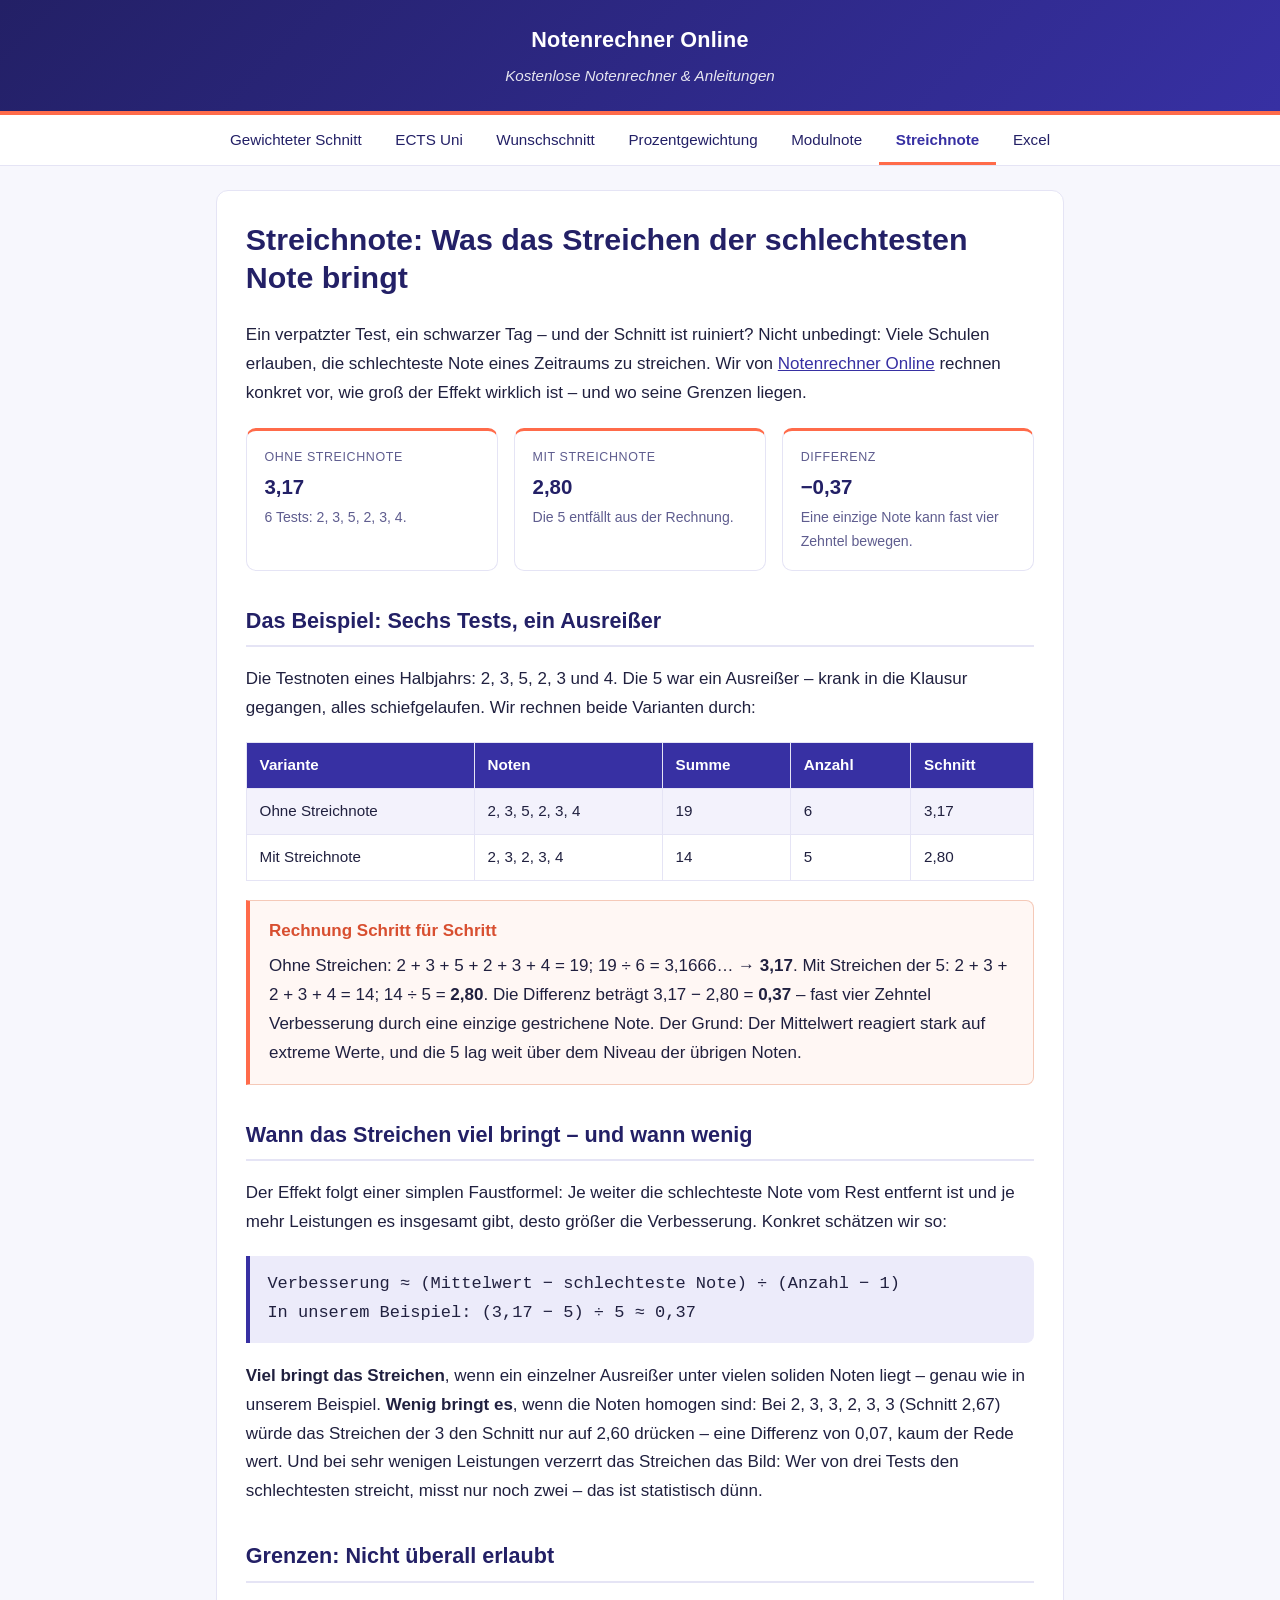
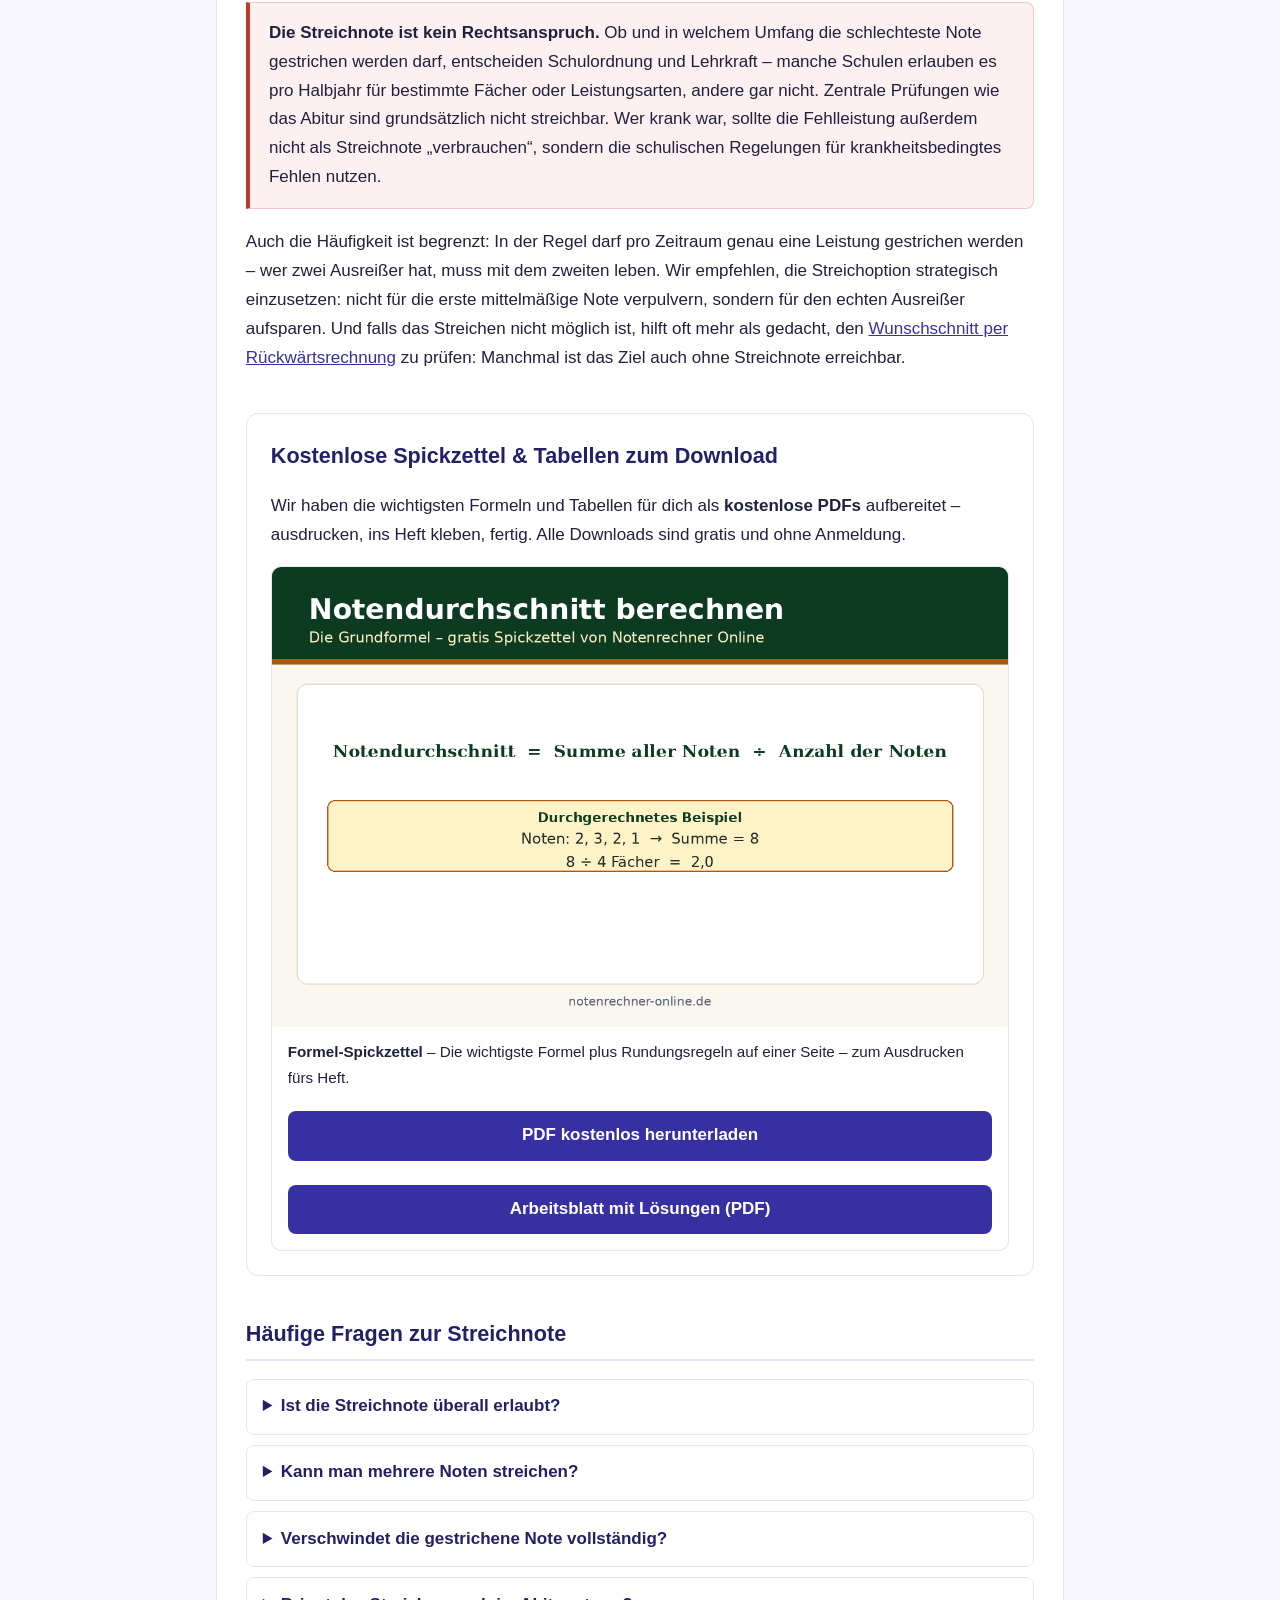
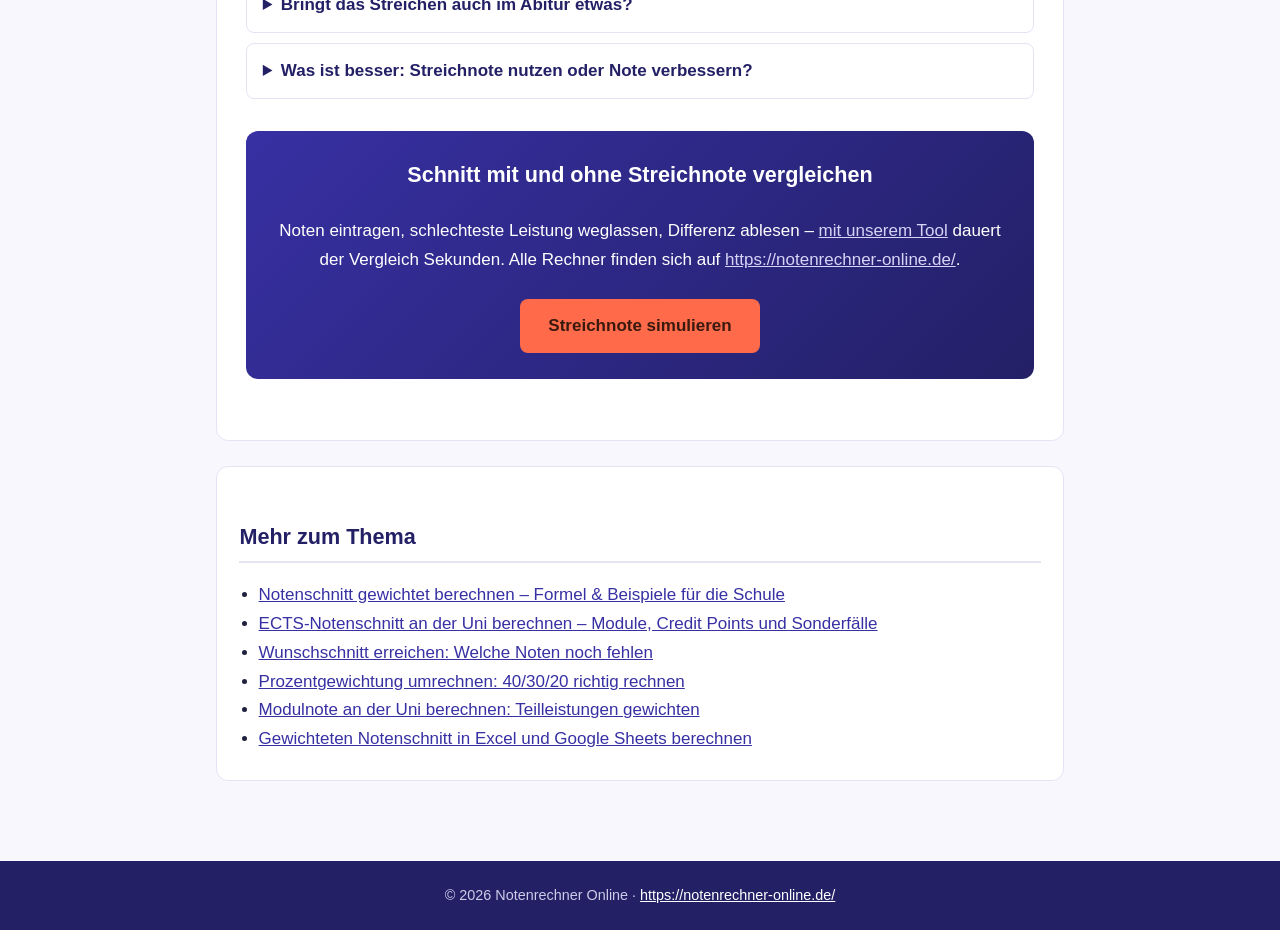
<file: streichnote-effekt.html>
<!DOCTYPE html>
<html lang="de">
<head>
<meta charset="UTF-8">
<meta name="viewport" content="width=device-width, initial-scale=1.0">
<title>Streichnote berechnen – Was das Streichen der schlechtesten Note bringt</title>
<meta name="description" content="Streichnote: Wir rechnen konkret vor, wie stark das Streichen der schlechtesten Note den Schnitt verbessert – mit Zahlenbeispiel, der Verbesserungs-Formel, Grenzen und FAQ. Von Notenrechner Online.">
<link rel="stylesheet" href="style.css">
</head>
<body>
<header class="site">
  <div class="brand">Notenrechner Online</div>
  <div class="tagline">Kostenlose Notenrechner &amp; Anleitungen</div>
</header>
<nav class="top">
  <ul>
    <li><a href="index.html">Gewichteter Schnitt</a></li>
    <li><a href="ects-notenschnitt-uni.html">ECTS Uni</a></li>
    <li><a href="wunschschnitt-erreichen.html">Wunschschnitt</a></li>
    <li><a href="prozent-gewichtung-umrechnen.html">Prozentgewichtung</a></li>
    <li><a href="modulnote-berechnen.html">Modulnote</a></li>
    <li><a href="streichnote-effekt.html" class="active">Streichnote</a></li>
    <li><a href="schnitt-in-excel.html">Excel</a></li>
  </ul>
</nav>
<main>
<article class="card">
<h1>Streichnote: Was das Streichen der schlechtesten Note bringt</h1>
<p>Ein verpatzter Test, ein schwarzer Tag – und der Schnitt ist ruiniert? Nicht unbedingt: Viele Schulen erlauben, die schlechteste Note eines Zeitraums zu streichen. Wir von <a href="https://notenrechner-online.de/">Notenrechner Online</a> rechnen konkret vor, wie groß der Effekt wirklich ist – und wo seine Grenzen liegen.</p>

<div class="statgrid">
  <div class="stat"><span class="k">Ohne Streichnote</span><span class="v">3,17</span><span class="d">6 Tests: 2, 3, 5, 2, 3, 4.</span></div>
  <div class="stat"><span class="k">Mit Streichnote</span><span class="v">2,80</span><span class="d">Die 5 entfällt aus der Rechnung.</span></div>
  <div class="stat"><span class="k">Differenz</span><span class="v">−0,37</span><span class="d">Eine einzige Note kann fast vier Zehntel bewegen.</span></div>
</div>

<h2>Das Beispiel: Sechs Tests, ein Ausreißer</h2>
<p>Die Testnoten eines Halbjahrs: 2, 3, 5, 2, 3 und 4. Die 5 war ein Ausreißer – krank in die Klausur gegangen, alles schiefgelaufen. Wir rechnen beide Varianten durch:</p>
<table>
<tr><th>Variante</th><th>Noten</th><th>Summe</th><th>Anzahl</th><th>Schnitt</th></tr>
<tr><td>Ohne Streichnote</td><td>2, 3, 5, 2, 3, 4</td><td>19</td><td>6</td><td>3,17</td></tr>
<tr><td>Mit Streichnote</td><td>2, 3, 2, 3, 4</td><td>14</td><td>5</td><td>2,80</td></tr>
</table>
<div class="example">
<strong class="t">Rechnung Schritt für Schritt</strong>
Ohne Streichen: 2 + 3 + 5 + 2 + 3 + 4 = 19; 19 ÷ 6 = 3,1666… → <strong>3,17</strong>. Mit Streichen der 5: 2 + 3 + 2 + 3 + 4 = 14; 14 ÷ 5 = <strong>2,80</strong>. Die Differenz beträgt 3,17 − 2,80 = <strong>0,37</strong> – fast vier Zehntel Verbesserung durch eine einzige gestrichene Note. Der Grund: Der Mittelwert reagiert stark auf extreme Werte, und die 5 lag weit über dem Niveau der übrigen Noten.
</div>

<h2>Wann das Streichen viel bringt – und wann wenig</h2>
<p>Der Effekt folgt einer simplen Faustformel: Je weiter die schlechteste Note vom Rest entfernt ist und je mehr Leistungen es insgesamt gibt, desto größer die Verbesserung. Konkret schätzen wir so:</p>
<div class="formula">Verbesserung ≈ (Mittelwert − schlechteste Note) ÷ (Anzahl − 1)<br>In unserem Beispiel: (3,17 − 5) ÷ 5 ≈ 0,37</div>
<p><strong>Viel bringt das Streichen</strong>, wenn ein einzelner Ausreißer unter vielen soliden Noten liegt – genau wie in unserem Beispiel. <strong>Wenig bringt es</strong>, wenn die Noten homogen sind: Bei 2, 3, 3, 2, 3, 3 (Schnitt 2,67) würde das Streichen der 3 den Schnitt nur auf 2,60 drücken – eine Differenz von 0,07, kaum der Rede wert. Und bei sehr wenigen Leistungen verzerrt das Streichen das Bild: Wer von drei Tests den schlechtesten streicht, misst nur noch zwei – das ist statistisch dünn.</p>

<h2>Grenzen: Nicht überall erlaubt</h2>
<div class="warn">
<strong>Die Streichnote ist kein Rechtsanspruch.</strong> Ob und in welchem Umfang die schlechteste Note gestrichen werden darf, entscheiden Schulordnung und Lehrkraft – manche Schulen erlauben es pro Halbjahr für bestimmte Fächer oder Leistungsarten, andere gar nicht. Zentrale Prüfungen wie das Abitur sind grundsätzlich nicht streichbar. Wer krank war, sollte die Fehlleistung außerdem nicht als Streichnote „verbrauchen“, sondern die schulischen Regelungen für krankheitsbedingtes Fehlen nutzen.
</div>
<p>Auch die Häufigkeit ist begrenzt: In der Regel darf pro Zeitraum genau eine Leistung gestrichen werden – wer zwei Ausreißer hat, muss mit dem zweiten leben. Wir empfehlen, die Streichoption strategisch einzusetzen: nicht für die erste mittelmäßige Note verpulvern, sondern für den echten Ausreißer aufsparen. Und falls das Streichen nicht möglich ist, hilft oft mehr als gedacht, den <a href="wunschschnitt-erreichen.html">Wunschschnitt per Rückwärtsrechnung</a> zu prüfen: Manchmal ist das Ziel auch ohne Streichnote erreichbar.</p>

<section class="ressourcen" aria-label="Kostenlose Downloads">
<h2>Kostenlose Spickzettel &amp; Tabellen zum Download</h2>
<p>Wir haben die wichtigsten Formeln und Tabellen f&uuml;r dich als <strong>kostenlose PDFs</strong> aufbereitet &ndash; ausdrucken, ins Heft kleben, fertig. Alle Downloads sind gratis und ohne Anmeldung.</p>
<div class="resource-grid">
<figure class="resource">
<a href="assets/notendurchschnitt-formel-spickzettel.pdf" download><img src="assets/notendurchschnitt-formel-berechnen.png" alt="Formel zur Berechnung des Notendurchschnitts: Summe aller Noten geteilt durch die Anzahl der Noten, mit durchgerechnetem Beispiel" loading="lazy" width="1200" height="750"></a>
<figcaption><strong>Formel-Spickzettel</strong> &ndash; Die wichtigste Formel plus Rundungsregeln auf einer Seite &ndash; zum Ausdrucken fürs Heft.</figcaption>
<a class="download-btn" href="assets/notendurchschnitt-formel-spickzettel.pdf" download>PDF kostenlos herunterladen</a>
<a class="download-btn" href="assets/arbeitsblatt-notenschnitt-berechnen.pdf" download>Arbeitsblatt mit L&ouml;sungen (PDF)</a>
</figure>
</div>
</section>

<h2>Häufige Fragen zur Streichnote</h2>
<div class="faq">
<details>
<summary>Ist die Streichnote überall erlaubt?</summary>
<div><p>Nein. Sie ist eine Kulanzregelung einzelner Schulen oder Lehrkräfte, kein flächendeckendes Recht. Ob sie gilt, in welchen Fächern und wie oft, steht in der Schulordnung – im Zweifel bei der Lehrkraft nachfragen, bevor man darauf baut.</p></div>
</details>
<details>
<summary>Kann man mehrere Noten streichen?</summary>
<div><p>In der Regel nicht: Üblich ist eine Streichnote pro Halbjahr oder Schuljahr. Wer mehrere schwache Leistungen hat, sollte lieber prüfen, welche <a href="index.html">Gewichtung</a> die einzelnen Noten haben – oft wiegt eine gute Klausur schwerer als zwei schwache Tests.</p></div>
</details>
<details>
<summary>Verschwindet die gestrichene Note vollständig?</summary>
<div><p>Für die Notenberechnung ja: Sie fließt weder in Zähler noch Nenner ein. Auf dem Zeugnis oder in der Übersicht bleibt sie meist sichtbar, etwa mit einem Vermerk – rechnerisch zählt sie aber nicht mehr.</p></div>
</details>
<details>
<summary>Bringt das Streichen auch im Abitur etwas?</summary>
<div><p>Nein – Abiturprüfungsleistungen sind nicht streichbar. Das Streichen betrifft nur laufende Leistungsnachweise wie Tests und Klausuren während der Qualifikationsphase, und auch dort nur, soweit die Schule es erlaubt.</p></div>
</details>
<details>
<summary>Was ist besser: Streichnote nutzen oder Note verbessern?</summary>
<div><p>Wenn beides möglich ist, lohnt der Vergleich: Eine Zusatzleistung, die eine 4 auf 2 hebt, kann je nach Gewichtung mehr bringen als das Streichen einer 5. Wir rechnen beide Szenarien durch – am schnellsten <a href="https://notenrechner-online.de/notendurchschnitt-berechnen/">mit unserem Tool</a>.</p></div>
</details>
</div>

<div class="cta">
<h2>Schnitt mit und ohne Streichnote vergleichen</h2>
<p>Noten eintragen, schlechteste Leistung weglassen, Differenz ablesen – <a class="alt" href="https://notenrechner-online.de/notendurchschnitt-berechnen/">mit unserem Tool</a> dauert der Vergleich Sekunden. Alle Rechner finden sich auf <a class="alt" href="https://notenrechner-online.de/">https://notenrechner-online.de/</a>.</p>
<a class="btn" href="https://notenrechner-online.de/notendurchschnitt-berechnen/">Streichnote simulieren</a>
</div>
</article>

<section class="more">
<h2>Mehr zum Thema</h2>
<ul>
<li><a href="index.html">Notenschnitt gewichtet berechnen – Formel &amp; Beispiele für die Schule</a></li>
<li><a href="ects-notenschnitt-uni.html">ECTS-Notenschnitt an der Uni berechnen – Module, Credit Points und Sonderfälle</a></li>
<li><a href="wunschschnitt-erreichen.html">Wunschschnitt erreichen: Welche Noten noch fehlen</a></li>
<li><a href="prozent-gewichtung-umrechnen.html">Prozentgewichtung umrechnen: 40/30/20 richtig rechnen</a></li>
<li><a href="modulnote-berechnen.html">Modulnote an der Uni berechnen: Teilleistungen gewichten</a></li>
<li><a href="schnitt-in-excel.html">Gewichteten Notenschnitt in Excel und Google Sheets berechnen</a></li>
</ul>
</section>
</main>
<footer class="site">
© 2026 Notenrechner Online · <a href="https://notenrechner-online.de/">https://notenrechner-online.de/</a>
</footer>
</body>
</html>
</file>
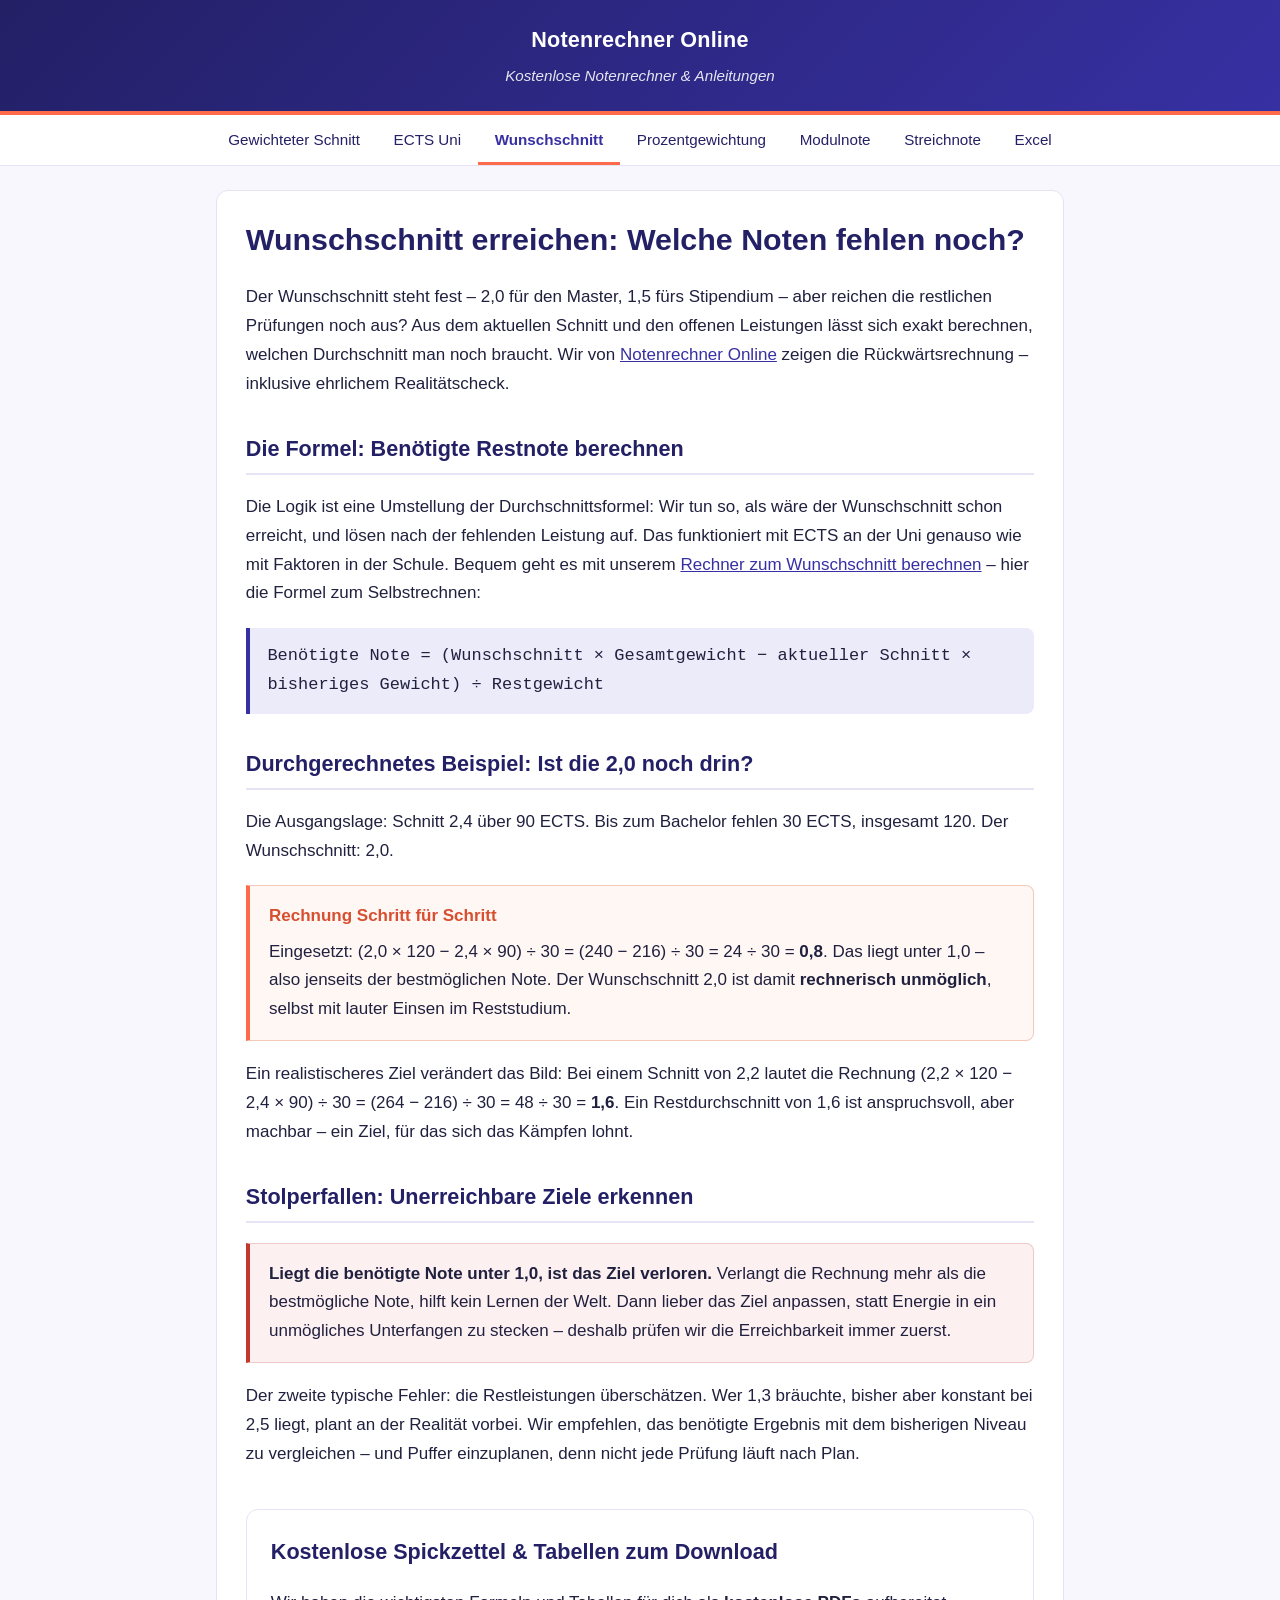
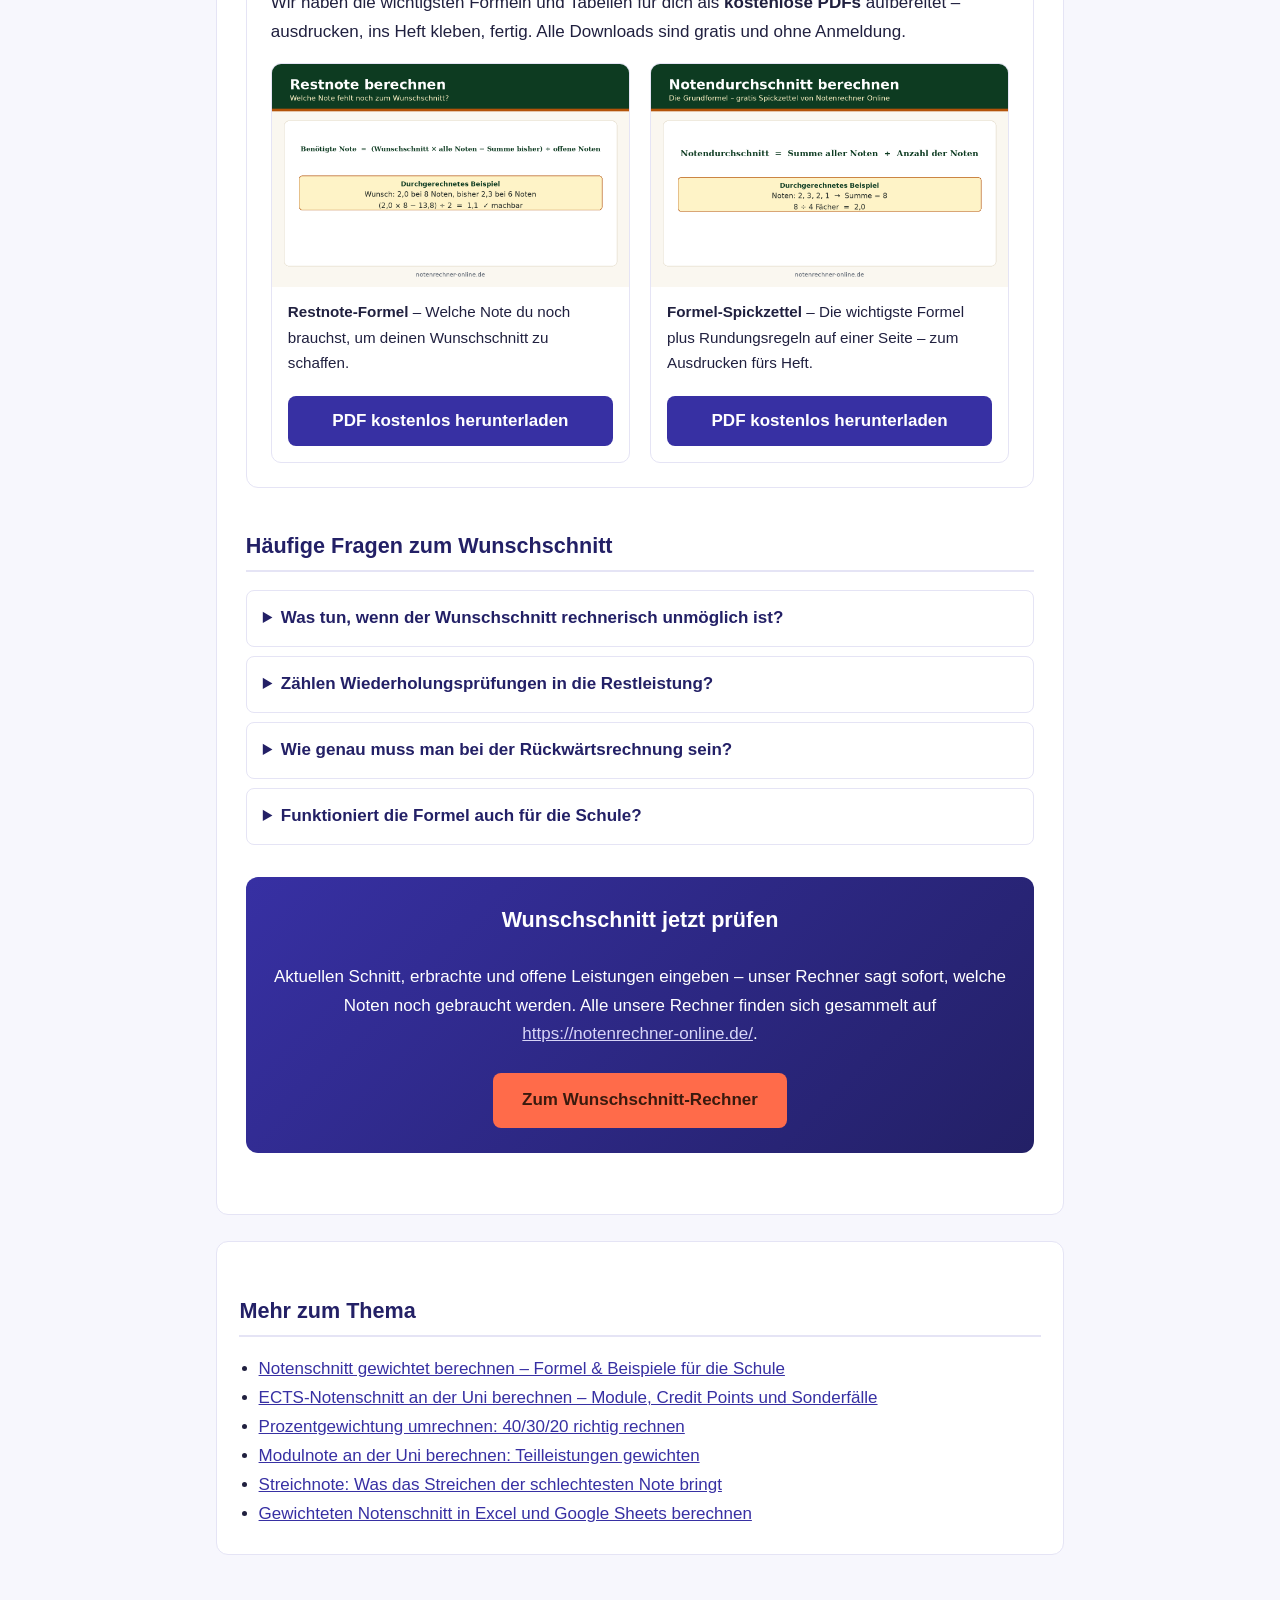
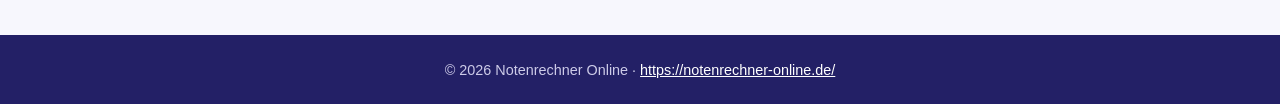
<file: wunschschnitt-erreichen.html>
<!DOCTYPE html>
<html lang="de">
<head>
<meta charset="UTF-8">
<meta name="viewport" content="width=device-width, initial-scale=1.0">
<title>Wunschschnitt erreichen: Welche Noten fehlen noch?</title>
<meta name="description" content="Wunschschnitt erreichen: Wir zeigen per Rückwärtsrechnung, welche Noten noch fehlen. Mit Formel, Beispiel und ehrlichem Realitätscheck von Notenrechner Online.">
<link rel="stylesheet" href="style.css">
</head>
<body>
<header class="site">
  <div class="brand">Notenrechner Online</div>
  <div class="tagline">Kostenlose Notenrechner &amp; Anleitungen</div>
</header>
<nav class="top">
  <ul>
    <li><a href="index.html">Gewichteter Schnitt</a></li>
    <li><a href="ects-notenschnitt-uni.html">ECTS Uni</a></li>
    <li><a href="wunschschnitt-erreichen.html" class="active">Wunschschnitt</a></li>
    <li><a href="prozent-gewichtung-umrechnen.html">Prozentgewichtung</a></li>
    <li><a href="modulnote-berechnen.html">Modulnote</a></li>
    <li><a href="streichnote-effekt.html">Streichnote</a></li>
    <li><a href="schnitt-in-excel.html">Excel</a></li>
  </ul>
</nav>
<main>
<article class="card">
<h1>Wunschschnitt erreichen: Welche Noten fehlen noch?</h1>
<p>Der Wunschschnitt steht fest – 2,0 für den Master, 1,5 fürs Stipendium – aber reichen die restlichen Prüfungen noch aus? Aus dem aktuellen Schnitt und den offenen Leistungen lässt sich exakt berechnen, welchen Durchschnitt man noch braucht. Wir von <a href="https://notenrechner-online.de/">Notenrechner Online</a> zeigen die Rückwärtsrechnung – inklusive ehrlichem Realitätscheck.</p>

<h2>Die Formel: Benötigte Restnote berechnen</h2>
<p>Die Logik ist eine Umstellung der Durchschnittsformel: Wir tun so, als wäre der Wunschschnitt schon erreicht, und lösen nach der fehlenden Leistung auf. Das funktioniert mit ECTS an der Uni genauso wie mit Faktoren in der Schule. Bequem geht es mit unserem <a href="https://notenrechner-online.de/notendurchschnitt-berechnen/">Rechner zum Wunschschnitt berechnen</a> – hier die Formel zum Selbstrechnen:</p>
<div class="formula">Benötigte Note = (Wunschschnitt × Gesamtgewicht − aktueller Schnitt × bisheriges Gewicht) ÷ Restgewicht</div>

<h2>Durchgerechnetes Beispiel: Ist die 2,0 noch drin?</h2>
<p>Die Ausgangslage: Schnitt 2,4 über 90 ECTS. Bis zum Bachelor fehlen 30 ECTS, insgesamt 120. Der Wunschschnitt: 2,0.</p>
<div class="example">
<strong class="t">Rechnung Schritt für Schritt</strong>
Eingesetzt: (2,0 × 120 − 2,4 × 90) ÷ 30 = (240 − 216) ÷ 30 = 24 ÷ 30 = <strong>0,8</strong>. Das liegt unter 1,0 – also jenseits der bestmöglichen Note. Der Wunschschnitt 2,0 ist damit <strong>rechnerisch unmöglich</strong>, selbst mit lauter Einsen im Reststudium.
</div>
<p>Ein realistischeres Ziel verändert das Bild: Bei einem Schnitt von 2,2 lautet die Rechnung (2,2 × 120 − 2,4 × 90) ÷ 30 = (264 − 216) ÷ 30 = 48 ÷ 30 = <strong>1,6</strong>. Ein Restdurchschnitt von 1,6 ist anspruchsvoll, aber machbar – ein Ziel, für das sich das Kämpfen lohnt.</p>

<h2>Stolperfallen: Unerreichbare Ziele erkennen</h2>
<div class="warn">
<strong>Liegt die benötigte Note unter 1,0, ist das Ziel verloren.</strong> Verlangt die Rechnung mehr als die bestmögliche Note, hilft kein Lernen der Welt. Dann lieber das Ziel anpassen, statt Energie in ein unmögliches Unterfangen zu stecken – deshalb prüfen wir die Erreichbarkeit immer zuerst.
</div>
<p>Der zweite typische Fehler: die Restleistungen überschätzen. Wer 1,3 bräuchte, bisher aber konstant bei 2,5 liegt, plant an der Realität vorbei. Wir empfehlen, das benötigte Ergebnis mit dem bisherigen Niveau zu vergleichen – und Puffer einzuplanen, denn nicht jede Prüfung läuft nach Plan.</p>

<section class="ressourcen" aria-label="Kostenlose Downloads">
<h2>Kostenlose Spickzettel &amp; Tabellen zum Download</h2>
<p>Wir haben die wichtigsten Formeln und Tabellen f&uuml;r dich als <strong>kostenlose PDFs</strong> aufbereitet &ndash; ausdrucken, ins Heft kleben, fertig. Alle Downloads sind gratis und ohne Anmeldung.</p>
<div class="resource-grid">
<figure class="resource">
<a href="assets/arbeitsblatt-notenschnitt-berechnen.pdf" download><img src="assets/restnote-berechnen-formel.png" alt="Formel zur Restnoten-Berechnung: benötigte Note aus Wunschschnitt, bisherigen Noten und offenen Prüfungen, mit Beispielrechnung" loading="lazy" width="1200" height="750"></a>
<figcaption><strong>Restnote-Formel</strong> &ndash; Welche Note du noch brauchst, um deinen Wunschschnitt zu schaffen.</figcaption>
<a class="download-btn" href="assets/arbeitsblatt-notenschnitt-berechnen.pdf" download>PDF kostenlos herunterladen</a>
</figure>
<figure class="resource">
<a href="assets/notendurchschnitt-formel-spickzettel.pdf" download><img src="assets/notendurchschnitt-formel-berechnen.png" alt="Formel zur Berechnung des Notendurchschnitts: Summe aller Noten geteilt durch die Anzahl der Noten, mit durchgerechnetem Beispiel" loading="lazy" width="1200" height="750"></a>
<figcaption><strong>Formel-Spickzettel</strong> &ndash; Die wichtigste Formel plus Rundungsregeln auf einer Seite &ndash; zum Ausdrucken fürs Heft.</figcaption>
<a class="download-btn" href="assets/notendurchschnitt-formel-spickzettel.pdf" download>PDF kostenlos herunterladen</a>
</figure>
</div>
</section>

<h2>Häufige Fragen zum Wunschschnitt</h2>
<div class="faq">
<details>
<summary>Was tun, wenn der Wunschschnitt rechnerisch unmöglich ist?</summary>
<div><p>Das Ziel neu setzen: Wir rechnen aus, welcher Schnitt mit Bestnoten im Rest noch möglich wäre – das ist die realistische Obergrenze. Ein Ziel knapp darunter wählen wir dann als Plan: fordernd, aber erreichbar.</p></div>
</details>
<details>
<summary>Zählen Wiederholungsprüfungen in die Restleistung?</summary>
<div><p>Ja, sofern die bessere Note zählt – das regelt die jeweilige Prüfungsordnung. Wir tragen nur Leistungen ein, die noch offen sind oder deren Note sich verbessern lässt. Endgültige Noten gehören auf die Seite des aktuellen Schnitts.</p></div>
</details>
<details>
<summary>Wie genau muss man bei der Rückwärtsrechnung sein?</summary>
<div><p>Wir rechnen mit zwei Nachkommastellen und runden erst am Ende. Schon kleine Rundungsfehler verzerren das benötigte Ergebnis, weil es auf dem Restgewicht – also dem kleinsten Teil der Rechnung – lastet. Unser Rechner übernimmt die exakte Arithmetik automatisch.</p></div>
</details>
<details>
<summary>Funktioniert die Formel auch für die Schule?</summary>
<div><p>Ja, einfach die ECTS-Punkte durch die Gewichtungsfaktoren ersetzen: Klausuren zählen doppelt, Tests einfach und so weiter. Wie die Gewichtung im Detail funktioniert, erklären wir auf unserer Seite zum <a href="index.html">gewichteten Notenschnitt</a>.</p></div>
</details>
</div>

<div class="cta">
<h2>Wunschschnitt jetzt prüfen</h2>
<p>Aktuellen Schnitt, erbrachte und offene Leistungen eingeben – unser Rechner sagt sofort, welche Noten noch gebraucht werden. Alle unsere Rechner finden sich gesammelt auf <a class="alt" href="https://notenrechner-online.de/">https://notenrechner-online.de/</a>.</p>
<a class="btn" href="https://notenrechner-online.de/notendurchschnitt-berechnen/">Zum Wunschschnitt-Rechner</a>
</div>
</article>

<section class="more">
<h2>Mehr zum Thema</h2>
<ul>
<li><a href="index.html">Notenschnitt gewichtet berechnen – Formel &amp; Beispiele für die Schule</a></li>
<li><a href="ects-notenschnitt-uni.html">ECTS-Notenschnitt an der Uni berechnen – Module, Credit Points und Sonderfälle</a></li>
<li><a href="prozent-gewichtung-umrechnen.html">Prozentgewichtung umrechnen: 40/30/20 richtig rechnen</a></li>
<li><a href="modulnote-berechnen.html">Modulnote an der Uni berechnen: Teilleistungen gewichten</a></li>
<li><a href="streichnote-effekt.html">Streichnote: Was das Streichen der schlechtesten Note bringt</a></li>
<li><a href="schnitt-in-excel.html">Gewichteten Notenschnitt in Excel und Google Sheets berechnen</a></li>
</ul>
</section>
</main>
<footer class="site">
© 2026 Notenrechner Online · <a href="https://notenrechner-online.de/">https://notenrechner-online.de/</a>
</footer>
</body>
</html>
</file>
<file: style.css>
/* Notenrechner Online – Cloudstack Mini-Sites. Indigo Academic identity. Clean, fast, mobile-friendly, no external dependencies. */
:root{
  --bg:#f7f7fd; --card:#ffffff; --ink:#20203f; --muted:#5f5d8f;
  --brand:#3730a3; --brand-dark:#232066; --accent:#ff6b4a; --accent-deep:#d84f30; --line:#e5e4f5;
}
*{box-sizing:border-box}
html{scroll-behavior:smooth}
body{
  margin:0; background:var(--bg); color:var(--ink);
  font-family:-apple-system,BlinkMacSystemFont,"Segoe UI",Roboto,Helvetica,Arial,sans-serif;
  line-height:1.7; font-size:17px;
}
header.site{
  background:linear-gradient(135deg,var(--brand-dark),var(--brand));
  color:#fff; padding:1.4rem 1rem; text-align:center;
  border-bottom:4px solid var(--accent);
}
header.site .brand{font-size:1.35rem;font-weight:700;letter-spacing:.2px}
header.site .tagline{font-size:.95rem;opacity:.88;margin-top:.25rem;font-style:italic}
nav.top{background:var(--card);border-bottom:1px solid var(--line)}
nav.top ul{list-style:none;margin:0;padding:0;display:flex;flex-wrap:wrap;justify-content:center}
nav.top li{margin:0}
nav.top a{display:block;color:var(--brand-dark);text-decoration:none;padding:.75rem 1.05rem .55rem;font-size:.95rem;border-bottom:3px solid transparent}
nav.top a:hover{color:var(--brand)}
nav.top a.active{color:var(--brand);font-weight:700;border-bottom-color:var(--accent)}
main{max-width:880px;margin:0 auto;padding:1.5rem 1rem 3rem}
article.card{background:var(--card);border:1px solid var(--line);border-radius:12px;padding:1.8rem;margin-bottom:1.6rem}
h1{font-size:1.9rem;line-height:1.25;color:var(--brand-dark);margin-top:0}
h2{font-size:1.35rem;color:var(--brand-dark);margin-top:2rem;border-bottom:2px solid var(--line);padding-bottom:.35rem}
h3{font-size:1.1rem;color:var(--brand);margin-top:1.4rem}
p{margin:.9rem 0}
a{color:var(--brand)}
a:hover{color:var(--accent)}
table{width:100%;border-collapse:collapse;margin:1.2rem 0;font-size:.95rem}
th,td{border:1px solid var(--line);padding:.6rem .8rem;text-align:left}
th{background:var(--brand);color:#fff}
tr:nth-child(even) td{background:#f3f2fc}
.formula{background:#ecebfa;border-left:4px solid var(--brand);padding:.9rem 1.1rem;margin:1.2rem 0;font-family:ui-monospace,SFMono-Regular,Menlo,Consolas,monospace;border-radius:0 8px 8px 0}
.example{background:#fff7f4;border:1px solid #f5c9b8;border-left:4px solid var(--accent);padding:1rem 1.2rem;margin:1.2rem 0;border-radius:0 8px 8px 0}
.example strong.t{display:block;color:var(--accent-deep);margin-bottom:.4rem}
.warn{background:#fdf0f0;border:1px solid #eec9c9;border-left:4px solid #c0392b;padding:1rem 1.2rem;margin:1.2rem 0;border-radius:0 8px 8px 0}
.statgrid{display:grid;grid-template-columns:repeat(3,1fr);gap:1rem;margin:1.3rem 0}
.statgrid .stat{background:var(--card);border:1px solid var(--line);border-top:3px solid var(--accent);border-radius:10px;padding:1rem 1.1rem}
.statgrid .stat .k{display:block;font-size:.78rem;text-transform:uppercase;letter-spacing:.6px;color:var(--muted);margin-bottom:.35rem}
.statgrid .stat .v{display:block;font-size:1.28rem;font-weight:700;color:var(--brand-dark);line-height:1.3}
.statgrid .stat .d{display:block;font-size:.88rem;color:var(--muted);margin-top:.3rem}
.cta{background:linear-gradient(135deg,var(--brand),var(--brand-dark));color:#fff;border-radius:12px;padding:1.6rem;text-align:center;margin:2rem 0}
.cta h2{color:#fff;border:none;margin-top:0}
.cta a.btn{display:inline-block;background:var(--accent);color:#3a1a0e;font-weight:700;text-decoration:none;padding:.8rem 1.8rem;border-radius:8px;margin-top:.6rem}
.cta a.btn:hover{background:#ff8064}
.cta a.alt{color:#d7d4f7}
.faq details{border:1px solid var(--line);border-radius:8px;margin:.6rem 0;background:#fff}
.faq summary{cursor:pointer;padding:.8rem 1rem;font-weight:600;color:var(--brand-dark)}
.faq details div{padding:0 1rem 1rem}
.more{background:var(--card);border:1px solid var(--line);border-radius:12px;padding:1.2rem 1.4rem}
.more ul{margin:.4rem 0;padding-left:1.2rem}
footer.site{background:var(--brand-dark);color:#cdcbe8;text-align:center;padding:1.4rem 1rem;font-size:.9rem;margin-top:2rem}
footer.site a{color:#fff}
@media (max-width:640px){
  body{font-size:16px}
  h1{font-size:1.55rem}
  article.card{padding:1.2rem}
  table{font-size:.85rem}
  th,td{padding:.45rem .55rem}
  .statgrid{grid-template-columns:1fr}
}

/* Ressourcen / Downloads */
.ressourcen { margin: 2.5rem 0; padding: 1.5rem; background: var(--card, #ffffff); border: 1px solid var(--line, #e5e4f5); border-radius: 12px; }
.ressourcen h2 { margin-top: 0; border-bottom: none; padding-bottom: 0; }
.resource-grid { display: grid; grid-template-columns: repeat(auto-fit, minmax(260px, 1fr)); gap: 1.25rem; margin-top: 1rem; }
.resource { border: 1px solid var(--line, #e5e4f5); border-radius: 10px; overflow: hidden; background: #fff; display: flex; flex-direction: column; margin: 0; }
.resource img { width: 100%; height: auto; display: block; }
.resource figcaption { padding: .75rem 1rem; font-size: .95rem; color: var(--ink, #20203f); flex: 1; }
.download-btn { display: inline-block; margin: .5rem 1rem 1rem; padding: .65rem 1.1rem; background: var(--brand, #3730a3); color: #fff !important; border-radius: 8px; text-decoration: none; font-weight: 700; text-align: center; }
.download-btn:hover { background: var(--brand-dark, #232066); color: #fff; }
</file>
